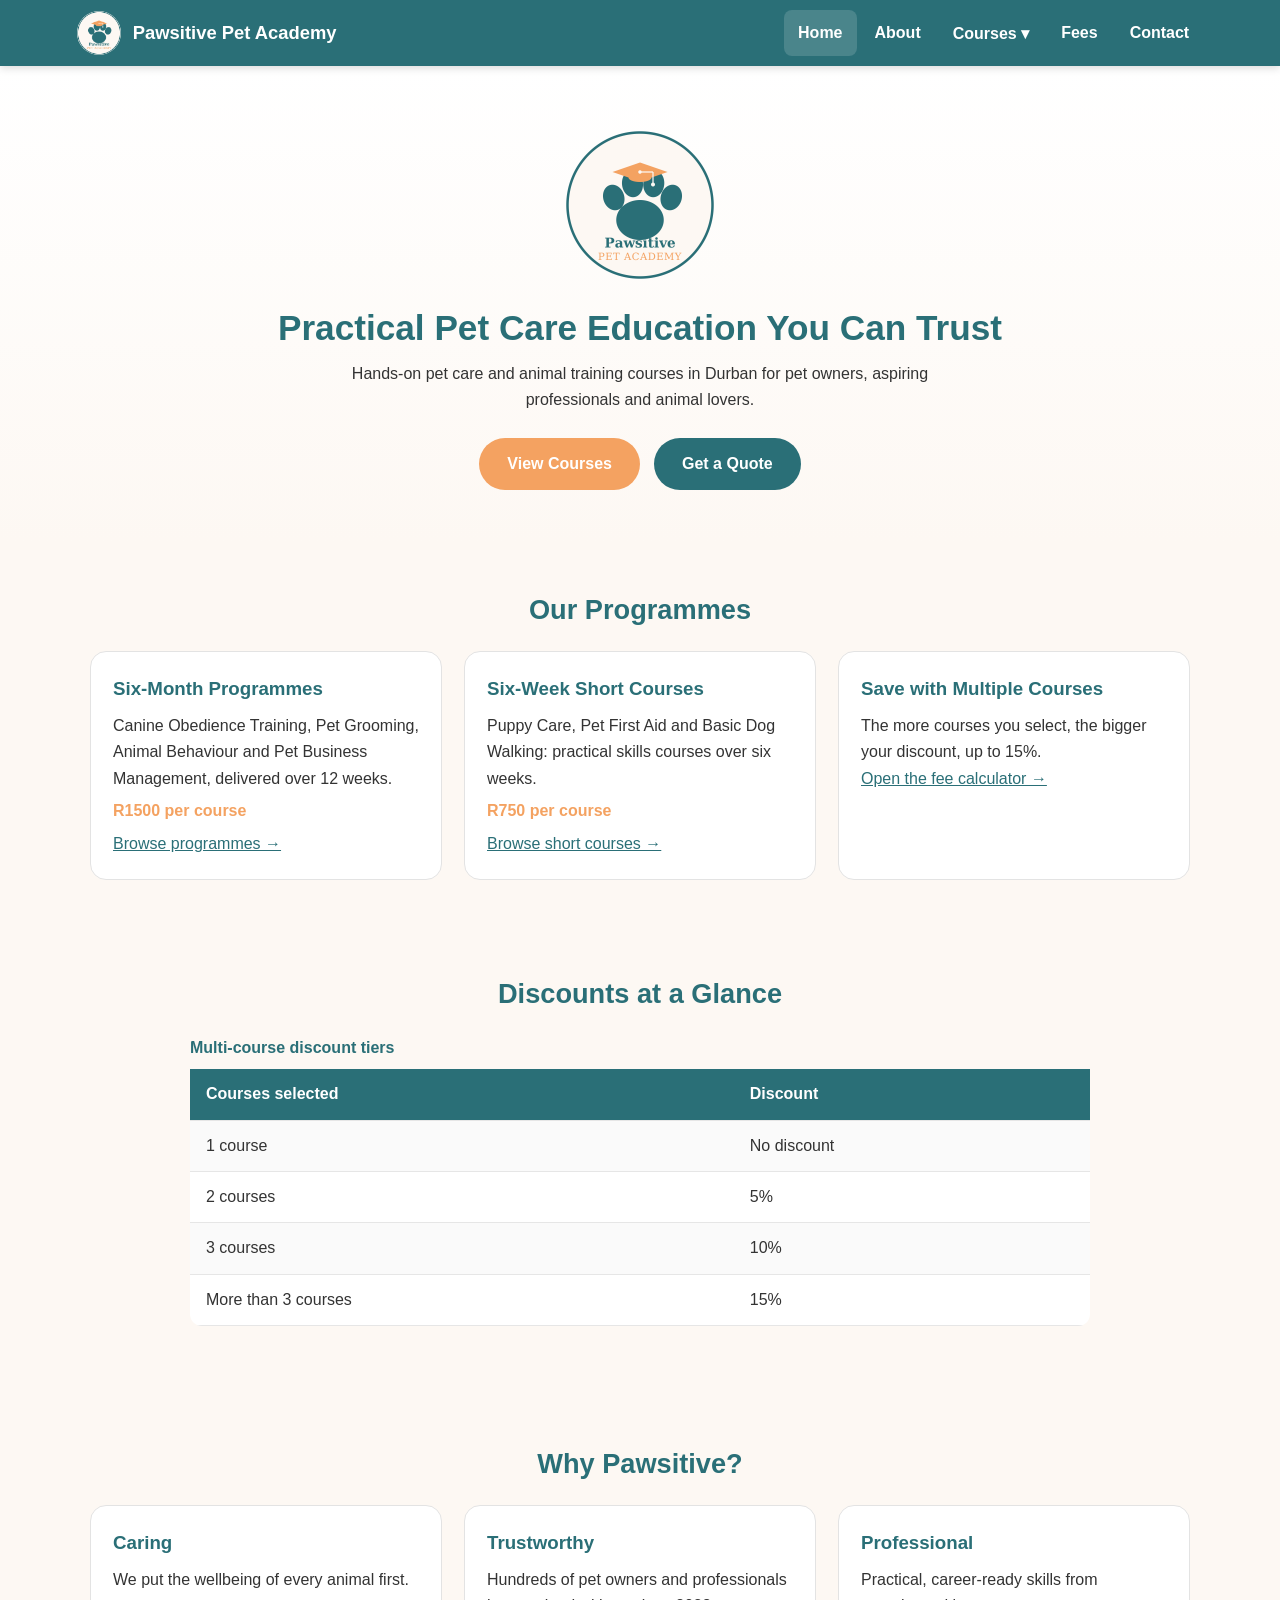
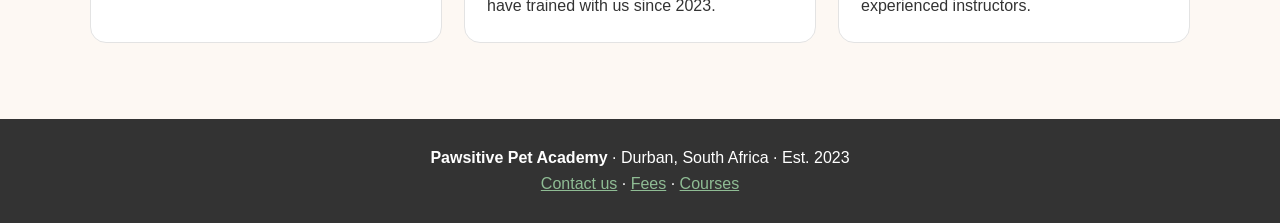
<file: docs/index.html>
<!DOCTYPE html>
<html lang="en"><head><meta charset="UTF-8"><meta name="viewport" content="width=device-width, initial-scale=1.0">
<meta name="description" content="Pawsitive Pet Academy - practical pet care education and training in Durban.">
<title>Home | Pawsitive Pet Academy</title><link rel="icon" href="assets/favicon.png"><link rel="stylesheet" href="style.css"></head>
<body><header><div class="bar"><a class="brand" href="index.html"><img src="assets/logo.png" alt="Pawsitive Pet Academy logo"><span>Pawsitive Pet Academy</span></a>
<button id="burger" aria-label="Toggle menu" aria-expanded="false">&#9776;</button>
<nav id="mainNav" aria-label="Main"><ul><li><a href="index.html" class=active aria-current=page>Home</a></li><li><a href="about.html">About</a></li><li class="dropdown"><button class="drop-toggle" aria-haspopup="true" aria-expanded="false">Courses &#9662;</button><ul class="dropdown-menu"><li><a href="courses.html"><strong>All courses overview</strong></a></li><li><span class="label">Six-month programmes</span></li><li><a href="course-canine-obedience.html">Canine Obedience Training</a></li><li><a href="course-pet-grooming.html">Pet Grooming</a></li><li><a href="course-animal-behaviour.html">Animal Behaviour</a></li><li><a href="course-pet-business-management.html">Pet Business Management</a></li><li><span class="label">Six-week short courses</span></li><li><a href="course-puppy-care.html">Puppy Care</a></li><li><a href="course-pet-first-aid.html">Pet First Aid</a></li><li><a href="course-basic-dog-walking.html">Basic Dog Walking</a></li></ul></li><li><a href="fees.html">Fees</a></li><li><a href="contact.html">Contact</a></li></ul></nav></div></header><main><div class="hero"><img class="big" src="assets/logo.png" alt="Pawsitive Pet Academy logo"><h1>Practical Pet Care Education You Can Trust</h1>
<p>Hands-on pet care and animal training courses in Durban for pet owners, aspiring professionals and animal lovers.</p>
<div class="cta-row"><a class="btn" href="courses.html">View Courses</a><a class="btn secondary" href="fees.html">Get a Quote</a></div></div>
<section><h2>Our Programmes</h2><div class="grid">
<div class="card"><h3>Six-Month Programmes</h3><p>Canine Obedience Training, Pet Grooming, Animal Behaviour and Pet Business Management, delivered over 12 weeks.</p><p class="fee">R1500 per course</p><a href="courses.html">Browse programmes &rarr;</a></div>
<div class="card"><h3>Six-Week Short Courses</h3><p>Puppy Care, Pet First Aid and Basic Dog Walking: practical skills courses over six weeks.</p><p class="fee">R750 per course</p><a href="courses.html">Browse short courses &rarr;</a></div>
<div class="card"><h3>Save with Multiple Courses</h3><p>The more courses you select, the bigger your discount, up to 15%.</p><a href="fees.html">Open the fee calculator &rarr;</a></div></div></section>
<section><h2>Discounts at a Glance</h2><div class="table-wrap"><table><caption>Multi-course discount tiers</caption><tr><th>Courses selected</th><th>Discount</th></tr><tr><td>1 course</td><td>No discount</td></tr><tr><td>2 courses</td><td>5%</td></tr><tr><td>3 courses</td><td>10%</td></tr><tr><td>More than 3 courses</td><td>15%</td></tr></table></div></section>
<section><h2>Why Pawsitive?</h2><div class="grid"><div class="card"><h3>Caring</h3><p>We put the wellbeing of every animal first.</p></div><div class="card"><h3>Trustworthy</h3><p>Hundreds of pet owners and professionals have trained with us since 2023.</p></div><div class="card"><h3>Professional</h3><p>Practical, career-ready skills from experienced instructors.</p></div></div></section></main><footer><p><strong>Pawsitive Pet Academy</strong> &middot; Durban, South Africa &middot; Est. 2023</p>
<p><a href="contact.html">Contact us</a> &middot; <a href="fees.html">Fees</a> &middot; <a href="courses.html">Courses</a></p></footer><div id="toast" role="status" aria-live="polite"></div><script src="script.js"></script></body></html>
</file>
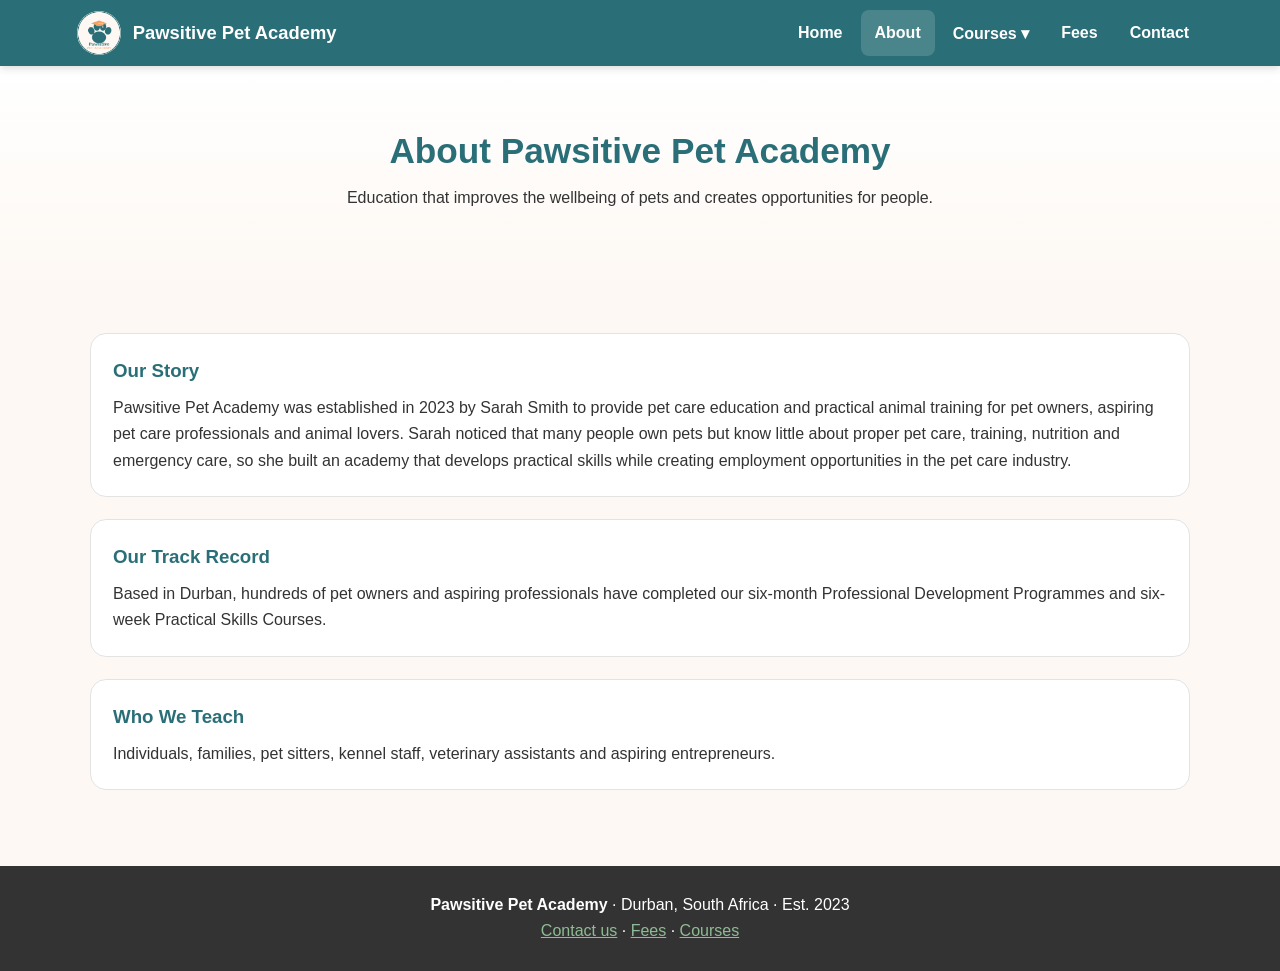
<file: docs/about.html>
<!DOCTYPE html>
<html lang="en"><head><meta charset="UTF-8"><meta name="viewport" content="width=device-width, initial-scale=1.0">
<meta name="description" content="Pawsitive Pet Academy - practical pet care education and training in Durban.">
<title>About Us | Pawsitive Pet Academy</title><link rel="icon" href="assets/favicon.png"><link rel="stylesheet" href="style.css"></head>
<body><header><div class="bar"><a class="brand" href="index.html"><img src="assets/logo.png" alt="Pawsitive Pet Academy logo"><span>Pawsitive Pet Academy</span></a>
<button id="burger" aria-label="Toggle menu" aria-expanded="false">&#9776;</button>
<nav id="mainNav" aria-label="Main"><ul><li><a href="index.html">Home</a></li><li><a href="about.html" class=active aria-current=page>About</a></li><li class="dropdown"><button class="drop-toggle" aria-haspopup="true" aria-expanded="false">Courses &#9662;</button><ul class="dropdown-menu"><li><a href="courses.html"><strong>All courses overview</strong></a></li><li><span class="label">Six-month programmes</span></li><li><a href="course-canine-obedience.html">Canine Obedience Training</a></li><li><a href="course-pet-grooming.html">Pet Grooming</a></li><li><a href="course-animal-behaviour.html">Animal Behaviour</a></li><li><a href="course-pet-business-management.html">Pet Business Management</a></li><li><span class="label">Six-week short courses</span></li><li><a href="course-puppy-care.html">Puppy Care</a></li><li><a href="course-pet-first-aid.html">Pet First Aid</a></li><li><a href="course-basic-dog-walking.html">Basic Dog Walking</a></li></ul></li><li><a href="fees.html">Fees</a></li><li><a href="contact.html">Contact</a></li></ul></nav></div></header><main><div class="hero"><h1>About Pawsitive Pet Academy</h1><p>Education that improves the wellbeing of pets and creates opportunities for people.</p></div>
<section><div class="grid" style="grid-template-columns:1fr">
<div class="card"><h3>Our Story</h3><p>Pawsitive Pet Academy was established in 2023 by Sarah Smith to provide pet care education and practical animal training for pet owners, aspiring pet care professionals and animal lovers. Sarah noticed that many people own pets but know little about proper pet care, training, nutrition and emergency care, so she built an academy that develops practical skills while creating employment opportunities in the pet care industry.</p></div>
<div class="card"><h3>Our Track Record</h3><p>Based in Durban, hundreds of pet owners and aspiring professionals have completed our six-month Professional Development Programmes and six-week Practical Skills Courses.</p></div>
<div class="card"><h3>Who We Teach</h3><p>Individuals, families, pet sitters, kennel staff, veterinary assistants and aspiring entrepreneurs.</p></div></div></section></main><footer><p><strong>Pawsitive Pet Academy</strong> &middot; Durban, South Africa &middot; Est. 2023</p>
<p><a href="contact.html">Contact us</a> &middot; <a href="fees.html">Fees</a> &middot; <a href="courses.html">Courses</a></p></footer><div id="toast" role="status" aria-live="polite"></div><script src="script.js"></script></body></html>
</file>
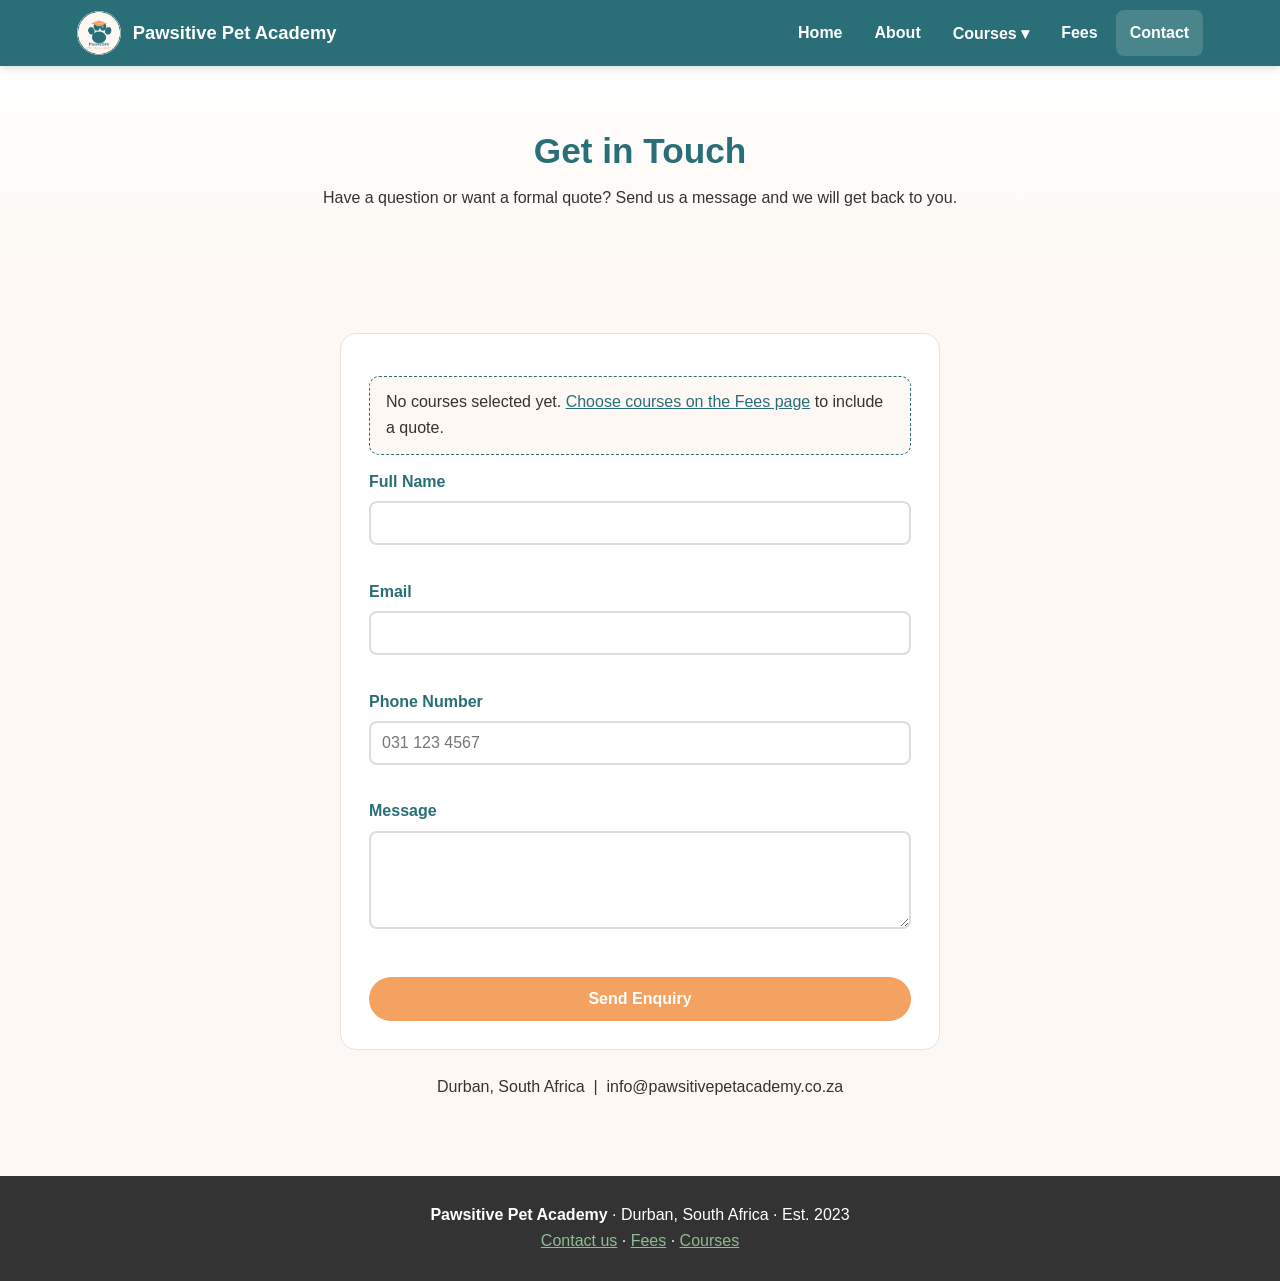
<file: docs/contact.html>
<!DOCTYPE html>
<html lang="en"><head><meta charset="UTF-8"><meta name="viewport" content="width=device-width, initial-scale=1.0">
<meta name="description" content="Pawsitive Pet Academy - practical pet care education and training in Durban.">
<title>Contact | Pawsitive Pet Academy</title><link rel="icon" href="assets/favicon.png"><link rel="stylesheet" href="style.css"></head>
<body><header><div class="bar"><a class="brand" href="index.html"><img src="assets/logo.png" alt="Pawsitive Pet Academy logo"><span>Pawsitive Pet Academy</span></a>
<button id="burger" aria-label="Toggle menu" aria-expanded="false">&#9776;</button>
<nav id="mainNav" aria-label="Main"><ul><li><a href="index.html">Home</a></li><li><a href="about.html">About</a></li><li class="dropdown"><button class="drop-toggle" aria-haspopup="true" aria-expanded="false">Courses &#9662;</button><ul class="dropdown-menu"><li><a href="courses.html"><strong>All courses overview</strong></a></li><li><span class="label">Six-month programmes</span></li><li><a href="course-canine-obedience.html">Canine Obedience Training</a></li><li><a href="course-pet-grooming.html">Pet Grooming</a></li><li><a href="course-animal-behaviour.html">Animal Behaviour</a></li><li><a href="course-pet-business-management.html">Pet Business Management</a></li><li><span class="label">Six-week short courses</span></li><li><a href="course-puppy-care.html">Puppy Care</a></li><li><a href="course-pet-first-aid.html">Pet First Aid</a></li><li><a href="course-basic-dog-walking.html">Basic Dog Walking</a></li></ul></li><li><a href="fees.html">Fees</a></li><li><a href="contact.html" class=active aria-current=page>Contact</a></li></ul></nav></div></header><main><div class="hero"><h1>Get in Touch</h1><p>Have a question or want a formal quote? Send us a message and we will get back to you.</p></div>
<section><form id="enquiryForm" novalidate><div id="formBanner" class="alert" role="alert"></div>
<div id="quoteSummary" class="summary-box"></div>
<label for="name">Full Name</label><input type="text" id="name" autocomplete="name"><div class="field-error" id="nameError" aria-live="polite"></div>
<label for="email">Email</label><input type="email" id="email" autocomplete="email"><div class="field-error" id="emailError" aria-live="polite"></div>
<label for="phone">Phone Number</label><input type="tel" id="phone" autocomplete="tel" placeholder="031 123 4567"><div class="field-error" id="phoneError" aria-live="polite"></div>
<label for="message">Message</label><textarea id="message" rows="4"></textarea><div class="field-error" id="messageError" aria-live="polite"></div>
<button type="submit" class="btn">Send Enquiry</button></form>
<p style="text-align:center;margin-top:24px">Durban, South Africa &nbsp;|&nbsp; info@pawsitivepetacademy.co.za</p></section></main><footer><p><strong>Pawsitive Pet Academy</strong> &middot; Durban, South Africa &middot; Est. 2023</p>
<p><a href="contact.html">Contact us</a> &middot; <a href="fees.html">Fees</a> &middot; <a href="courses.html">Courses</a></p></footer><div id="toast" role="status" aria-live="polite"></div><script src="script.js"></script></body></html>
</file>
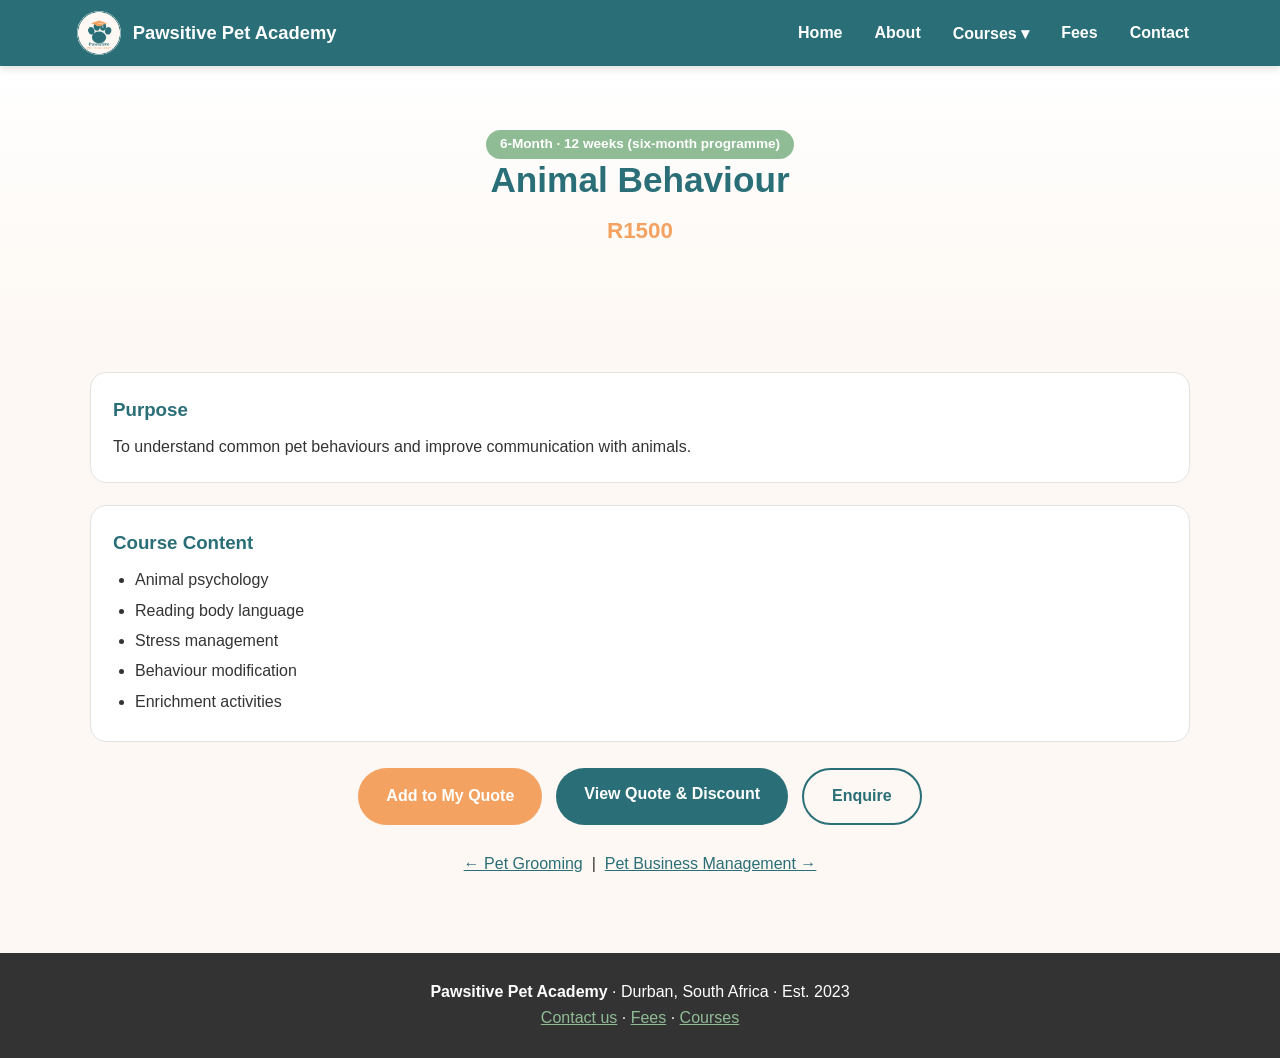
<file: docs/course-animal-behaviour.html>
<!DOCTYPE html>
<html lang="en"><head><meta charset="UTF-8"><meta name="viewport" content="width=device-width, initial-scale=1.0">
<meta name="description" content="Pawsitive Pet Academy - practical pet care education and training in Durban.">
<title>Animal Behaviour | Pawsitive Pet Academy</title><link rel="icon" href="assets/favicon.png"><link rel="stylesheet" href="style.css"></head>
<body><header><div class="bar"><a class="brand" href="index.html"><img src="assets/logo.png" alt="Pawsitive Pet Academy logo"><span>Pawsitive Pet Academy</span></a>
<button id="burger" aria-label="Toggle menu" aria-expanded="false">&#9776;</button>
<nav id="mainNav" aria-label="Main"><ul><li><a href="index.html">Home</a></li><li><a href="about.html">About</a></li><li class="dropdown"><button class="drop-toggle" aria-haspopup="true" aria-expanded="false">Courses &#9662;</button><ul class="dropdown-menu"><li><a href="courses.html"><strong>All courses overview</strong></a></li><li><span class="label">Six-month programmes</span></li><li><a href="course-canine-obedience.html">Canine Obedience Training</a></li><li><a href="course-pet-grooming.html">Pet Grooming</a></li><li><a href="course-animal-behaviour.html">Animal Behaviour</a></li><li><a href="course-pet-business-management.html">Pet Business Management</a></li><li><span class="label">Six-week short courses</span></li><li><a href="course-puppy-care.html">Puppy Care</a></li><li><a href="course-pet-first-aid.html">Pet First Aid</a></li><li><a href="course-basic-dog-walking.html">Basic Dog Walking</a></li></ul></li><li><a href="fees.html">Fees</a></li><li><a href="contact.html">Contact</a></li></ul></nav></div></header><main><div class="hero"><span class="badge">6-Month &middot; 12 weeks (six-month programme)</span><h1>Animal Behaviour</h1><p class="fee" style="font-size:1.4rem;color:#F4A261;font-weight:800">R1500</p></div>
<section><div class="grid" style="grid-template-columns:1fr"><div class="card"><h3>Purpose</h3><p>To understand common pet behaviours and improve communication with animals.</p></div><div class="card"><h3>Course Content</h3><ul class="content-list"><li>Animal psychology</li><li>Reading body language</li><li>Stress management</li><li>Behaviour modification</li><li>Enrichment activities</li></ul></div></div>
<div class="cta-row" style="margin-top:26px"><button class="btn add-quote" data-course="Animal Behaviour" data-fee="1500">Add to My Quote</button><a class="btn secondary" href="fees.html">View Quote &amp; Discount</a><a class="btn outline" href="contact.html">Enquire</a></div>
<p style="text-align:center;margin-top:26px"><a href="course-pet-grooming.html">&larr; Pet Grooming</a> &nbsp;|&nbsp; <a href="course-pet-business-management.html">Pet Business Management &rarr;</a></p></section></main><footer><p><strong>Pawsitive Pet Academy</strong> &middot; Durban, South Africa &middot; Est. 2023</p>
<p><a href="contact.html">Contact us</a> &middot; <a href="fees.html">Fees</a> &middot; <a href="courses.html">Courses</a></p></footer><div id="toast" role="status" aria-live="polite"></div><script src="script.js"></script></body></html>
</file>
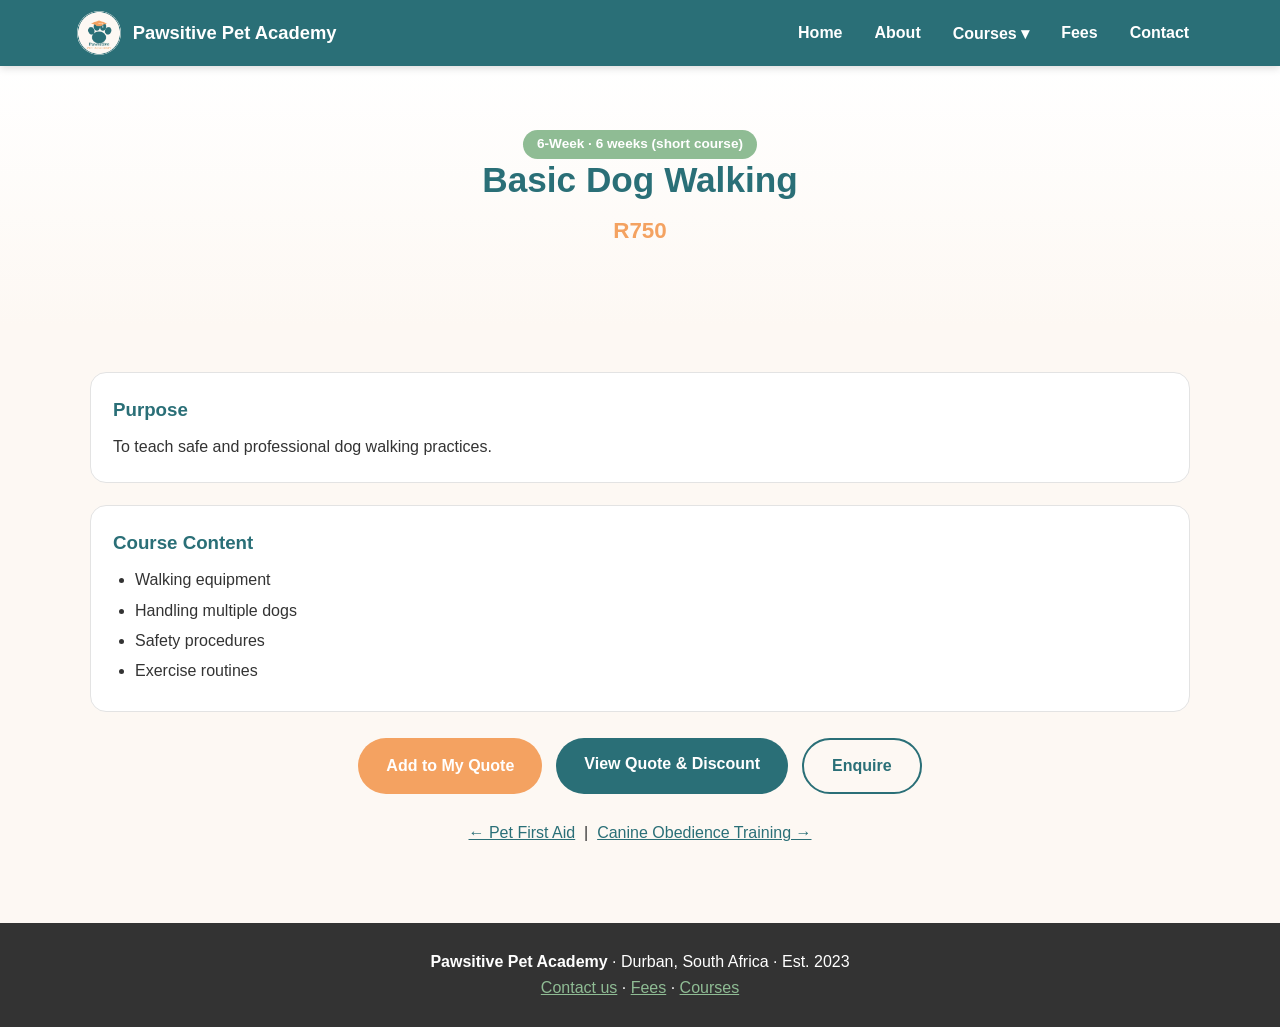
<file: docs/course-basic-dog-walking.html>
<!DOCTYPE html>
<html lang="en"><head><meta charset="UTF-8"><meta name="viewport" content="width=device-width, initial-scale=1.0">
<meta name="description" content="Pawsitive Pet Academy - practical pet care education and training in Durban.">
<title>Basic Dog Walking | Pawsitive Pet Academy</title><link rel="icon" href="assets/favicon.png"><link rel="stylesheet" href="style.css"></head>
<body><header><div class="bar"><a class="brand" href="index.html"><img src="assets/logo.png" alt="Pawsitive Pet Academy logo"><span>Pawsitive Pet Academy</span></a>
<button id="burger" aria-label="Toggle menu" aria-expanded="false">&#9776;</button>
<nav id="mainNav" aria-label="Main"><ul><li><a href="index.html">Home</a></li><li><a href="about.html">About</a></li><li class="dropdown"><button class="drop-toggle" aria-haspopup="true" aria-expanded="false">Courses &#9662;</button><ul class="dropdown-menu"><li><a href="courses.html"><strong>All courses overview</strong></a></li><li><span class="label">Six-month programmes</span></li><li><a href="course-canine-obedience.html">Canine Obedience Training</a></li><li><a href="course-pet-grooming.html">Pet Grooming</a></li><li><a href="course-animal-behaviour.html">Animal Behaviour</a></li><li><a href="course-pet-business-management.html">Pet Business Management</a></li><li><span class="label">Six-week short courses</span></li><li><a href="course-puppy-care.html">Puppy Care</a></li><li><a href="course-pet-first-aid.html">Pet First Aid</a></li><li><a href="course-basic-dog-walking.html">Basic Dog Walking</a></li></ul></li><li><a href="fees.html">Fees</a></li><li><a href="contact.html">Contact</a></li></ul></nav></div></header><main><div class="hero"><span class="badge">6-Week &middot; 6 weeks (short course)</span><h1>Basic Dog Walking</h1><p class="fee" style="font-size:1.4rem;color:#F4A261;font-weight:800">R750</p></div>
<section><div class="grid" style="grid-template-columns:1fr"><div class="card"><h3>Purpose</h3><p>To teach safe and professional dog walking practices.</p></div><div class="card"><h3>Course Content</h3><ul class="content-list"><li>Walking equipment</li><li>Handling multiple dogs</li><li>Safety procedures</li><li>Exercise routines</li></ul></div></div>
<div class="cta-row" style="margin-top:26px"><button class="btn add-quote" data-course="Basic Dog Walking" data-fee="750">Add to My Quote</button><a class="btn secondary" href="fees.html">View Quote &amp; Discount</a><a class="btn outline" href="contact.html">Enquire</a></div>
<p style="text-align:center;margin-top:26px"><a href="course-pet-first-aid.html">&larr; Pet First Aid</a> &nbsp;|&nbsp; <a href="course-canine-obedience.html">Canine Obedience Training &rarr;</a></p></section></main><footer><p><strong>Pawsitive Pet Academy</strong> &middot; Durban, South Africa &middot; Est. 2023</p>
<p><a href="contact.html">Contact us</a> &middot; <a href="fees.html">Fees</a> &middot; <a href="courses.html">Courses</a></p></footer><div id="toast" role="status" aria-live="polite"></div><script src="script.js"></script></body></html>
</file>
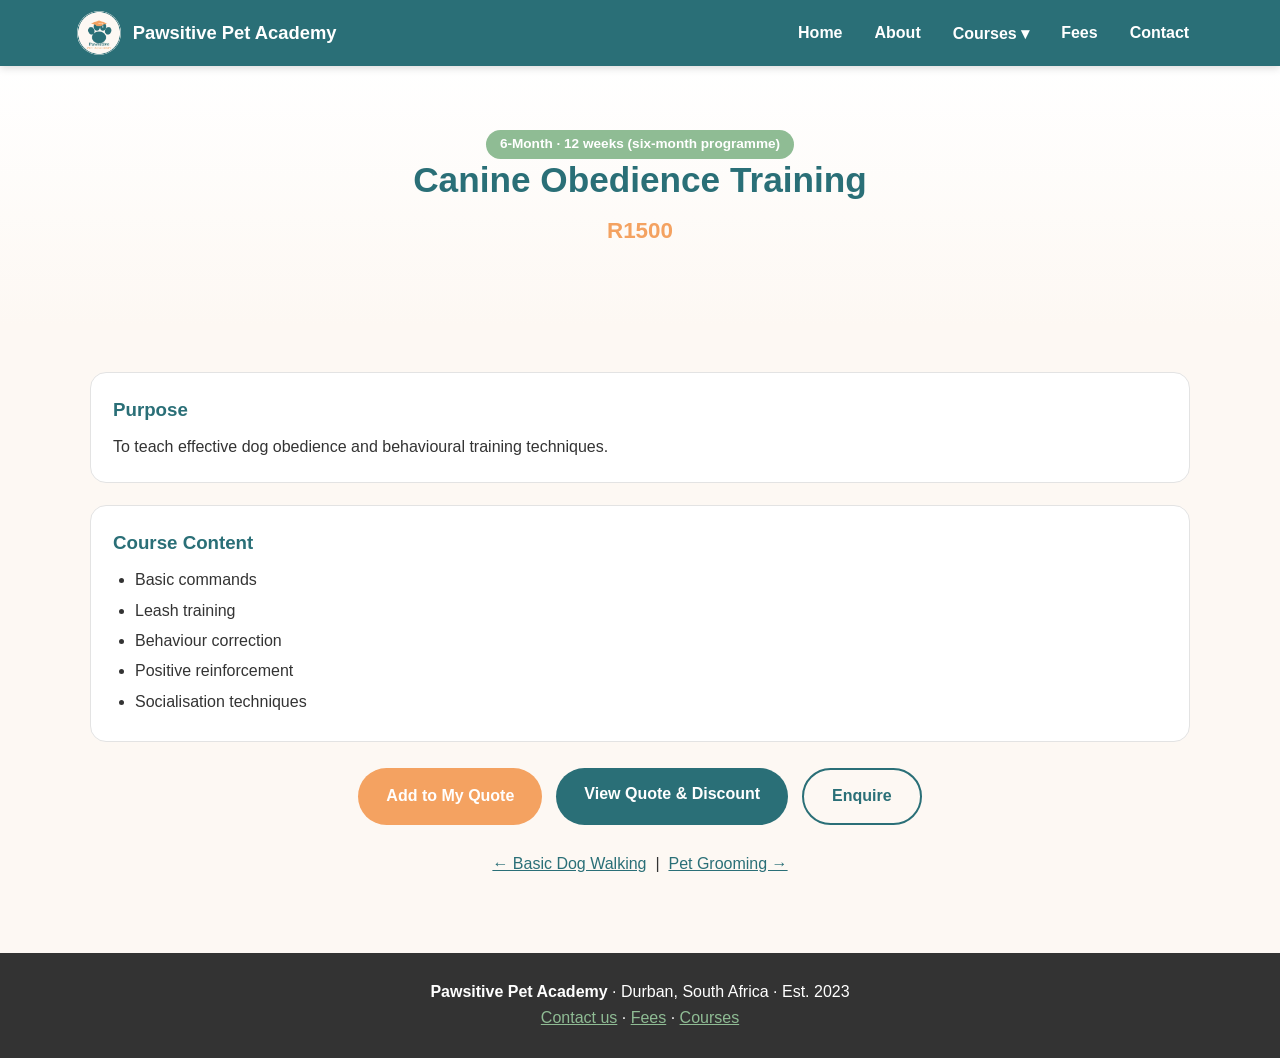
<file: docs/course-canine-obedience.html>
<!DOCTYPE html>
<html lang="en"><head><meta charset="UTF-8"><meta name="viewport" content="width=device-width, initial-scale=1.0">
<meta name="description" content="Pawsitive Pet Academy - practical pet care education and training in Durban.">
<title>Canine Obedience Training | Pawsitive Pet Academy</title><link rel="icon" href="assets/favicon.png"><link rel="stylesheet" href="style.css"></head>
<body><header><div class="bar"><a class="brand" href="index.html"><img src="assets/logo.png" alt="Pawsitive Pet Academy logo"><span>Pawsitive Pet Academy</span></a>
<button id="burger" aria-label="Toggle menu" aria-expanded="false">&#9776;</button>
<nav id="mainNav" aria-label="Main"><ul><li><a href="index.html">Home</a></li><li><a href="about.html">About</a></li><li class="dropdown"><button class="drop-toggle" aria-haspopup="true" aria-expanded="false">Courses &#9662;</button><ul class="dropdown-menu"><li><a href="courses.html"><strong>All courses overview</strong></a></li><li><span class="label">Six-month programmes</span></li><li><a href="course-canine-obedience.html">Canine Obedience Training</a></li><li><a href="course-pet-grooming.html">Pet Grooming</a></li><li><a href="course-animal-behaviour.html">Animal Behaviour</a></li><li><a href="course-pet-business-management.html">Pet Business Management</a></li><li><span class="label">Six-week short courses</span></li><li><a href="course-puppy-care.html">Puppy Care</a></li><li><a href="course-pet-first-aid.html">Pet First Aid</a></li><li><a href="course-basic-dog-walking.html">Basic Dog Walking</a></li></ul></li><li><a href="fees.html">Fees</a></li><li><a href="contact.html">Contact</a></li></ul></nav></div></header><main><div class="hero"><span class="badge">6-Month &middot; 12 weeks (six-month programme)</span><h1>Canine Obedience Training</h1><p class="fee" style="font-size:1.4rem;color:#F4A261;font-weight:800">R1500</p></div>
<section><div class="grid" style="grid-template-columns:1fr"><div class="card"><h3>Purpose</h3><p>To teach effective dog obedience and behavioural training techniques.</p></div><div class="card"><h3>Course Content</h3><ul class="content-list"><li>Basic commands</li><li>Leash training</li><li>Behaviour correction</li><li>Positive reinforcement</li><li>Socialisation techniques</li></ul></div></div>
<div class="cta-row" style="margin-top:26px"><button class="btn add-quote" data-course="Canine Obedience Training" data-fee="1500">Add to My Quote</button><a class="btn secondary" href="fees.html">View Quote &amp; Discount</a><a class="btn outline" href="contact.html">Enquire</a></div>
<p style="text-align:center;margin-top:26px"><a href="course-basic-dog-walking.html">&larr; Basic Dog Walking</a> &nbsp;|&nbsp; <a href="course-pet-grooming.html">Pet Grooming &rarr;</a></p></section></main><footer><p><strong>Pawsitive Pet Academy</strong> &middot; Durban, South Africa &middot; Est. 2023</p>
<p><a href="contact.html">Contact us</a> &middot; <a href="fees.html">Fees</a> &middot; <a href="courses.html">Courses</a></p></footer><div id="toast" role="status" aria-live="polite"></div><script src="script.js"></script></body></html>
</file>
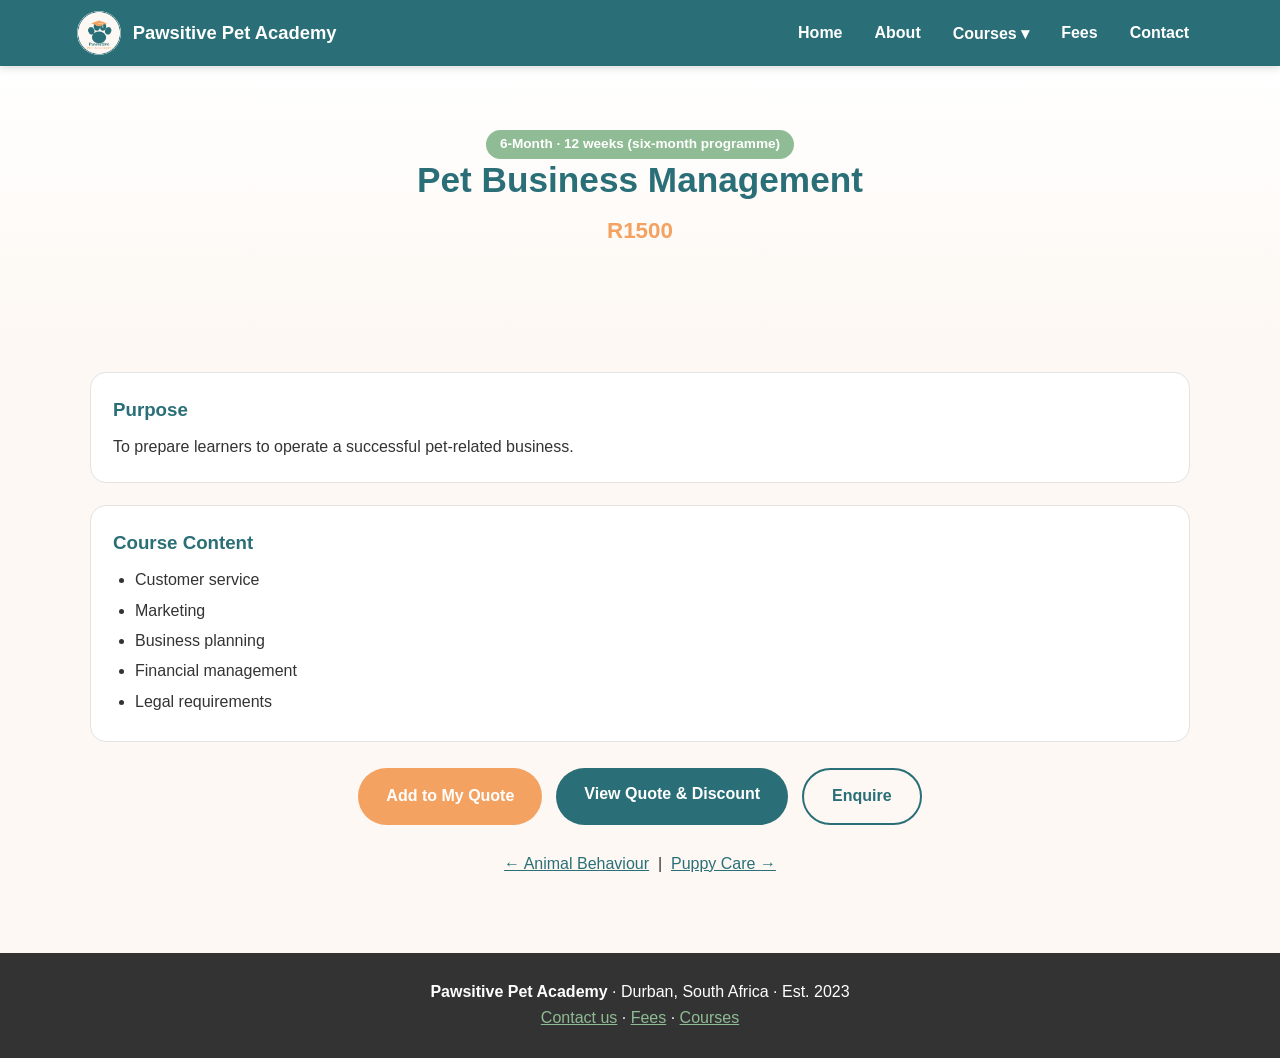
<file: docs/course-pet-business-management.html>
<!DOCTYPE html>
<html lang="en"><head><meta charset="UTF-8"><meta name="viewport" content="width=device-width, initial-scale=1.0">
<meta name="description" content="Pawsitive Pet Academy - practical pet care education and training in Durban.">
<title>Pet Business Management | Pawsitive Pet Academy</title><link rel="icon" href="assets/favicon.png"><link rel="stylesheet" href="style.css"></head>
<body><header><div class="bar"><a class="brand" href="index.html"><img src="assets/logo.png" alt="Pawsitive Pet Academy logo"><span>Pawsitive Pet Academy</span></a>
<button id="burger" aria-label="Toggle menu" aria-expanded="false">&#9776;</button>
<nav id="mainNav" aria-label="Main"><ul><li><a href="index.html">Home</a></li><li><a href="about.html">About</a></li><li class="dropdown"><button class="drop-toggle" aria-haspopup="true" aria-expanded="false">Courses &#9662;</button><ul class="dropdown-menu"><li><a href="courses.html"><strong>All courses overview</strong></a></li><li><span class="label">Six-month programmes</span></li><li><a href="course-canine-obedience.html">Canine Obedience Training</a></li><li><a href="course-pet-grooming.html">Pet Grooming</a></li><li><a href="course-animal-behaviour.html">Animal Behaviour</a></li><li><a href="course-pet-business-management.html">Pet Business Management</a></li><li><span class="label">Six-week short courses</span></li><li><a href="course-puppy-care.html">Puppy Care</a></li><li><a href="course-pet-first-aid.html">Pet First Aid</a></li><li><a href="course-basic-dog-walking.html">Basic Dog Walking</a></li></ul></li><li><a href="fees.html">Fees</a></li><li><a href="contact.html">Contact</a></li></ul></nav></div></header><main><div class="hero"><span class="badge">6-Month &middot; 12 weeks (six-month programme)</span><h1>Pet Business Management</h1><p class="fee" style="font-size:1.4rem;color:#F4A261;font-weight:800">R1500</p></div>
<section><div class="grid" style="grid-template-columns:1fr"><div class="card"><h3>Purpose</h3><p>To prepare learners to operate a successful pet-related business.</p></div><div class="card"><h3>Course Content</h3><ul class="content-list"><li>Customer service</li><li>Marketing</li><li>Business planning</li><li>Financial management</li><li>Legal requirements</li></ul></div></div>
<div class="cta-row" style="margin-top:26px"><button class="btn add-quote" data-course="Pet Business Management" data-fee="1500">Add to My Quote</button><a class="btn secondary" href="fees.html">View Quote &amp; Discount</a><a class="btn outline" href="contact.html">Enquire</a></div>
<p style="text-align:center;margin-top:26px"><a href="course-animal-behaviour.html">&larr; Animal Behaviour</a> &nbsp;|&nbsp; <a href="course-puppy-care.html">Puppy Care &rarr;</a></p></section></main><footer><p><strong>Pawsitive Pet Academy</strong> &middot; Durban, South Africa &middot; Est. 2023</p>
<p><a href="contact.html">Contact us</a> &middot; <a href="fees.html">Fees</a> &middot; <a href="courses.html">Courses</a></p></footer><div id="toast" role="status" aria-live="polite"></div><script src="script.js"></script></body></html>
</file>
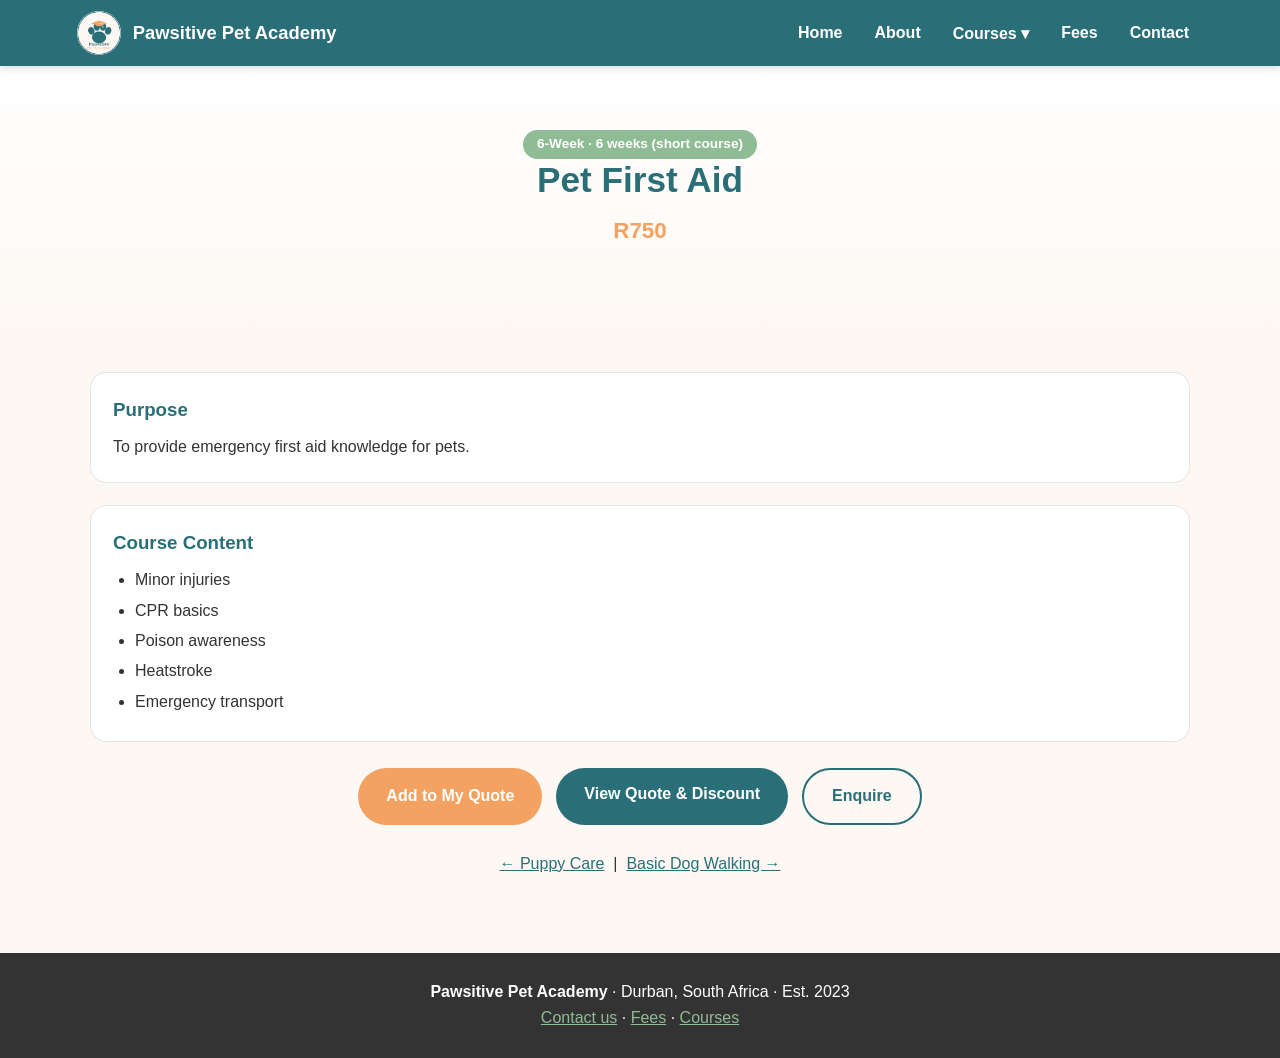
<file: docs/course-pet-first-aid.html>
<!DOCTYPE html>
<html lang="en"><head><meta charset="UTF-8"><meta name="viewport" content="width=device-width, initial-scale=1.0">
<meta name="description" content="Pawsitive Pet Academy - practical pet care education and training in Durban.">
<title>Pet First Aid | Pawsitive Pet Academy</title><link rel="icon" href="assets/favicon.png"><link rel="stylesheet" href="style.css"></head>
<body><header><div class="bar"><a class="brand" href="index.html"><img src="assets/logo.png" alt="Pawsitive Pet Academy logo"><span>Pawsitive Pet Academy</span></a>
<button id="burger" aria-label="Toggle menu" aria-expanded="false">&#9776;</button>
<nav id="mainNav" aria-label="Main"><ul><li><a href="index.html">Home</a></li><li><a href="about.html">About</a></li><li class="dropdown"><button class="drop-toggle" aria-haspopup="true" aria-expanded="false">Courses &#9662;</button><ul class="dropdown-menu"><li><a href="courses.html"><strong>All courses overview</strong></a></li><li><span class="label">Six-month programmes</span></li><li><a href="course-canine-obedience.html">Canine Obedience Training</a></li><li><a href="course-pet-grooming.html">Pet Grooming</a></li><li><a href="course-animal-behaviour.html">Animal Behaviour</a></li><li><a href="course-pet-business-management.html">Pet Business Management</a></li><li><span class="label">Six-week short courses</span></li><li><a href="course-puppy-care.html">Puppy Care</a></li><li><a href="course-pet-first-aid.html">Pet First Aid</a></li><li><a href="course-basic-dog-walking.html">Basic Dog Walking</a></li></ul></li><li><a href="fees.html">Fees</a></li><li><a href="contact.html">Contact</a></li></ul></nav></div></header><main><div class="hero"><span class="badge">6-Week &middot; 6 weeks (short course)</span><h1>Pet First Aid</h1><p class="fee" style="font-size:1.4rem;color:#F4A261;font-weight:800">R750</p></div>
<section><div class="grid" style="grid-template-columns:1fr"><div class="card"><h3>Purpose</h3><p>To provide emergency first aid knowledge for pets.</p></div><div class="card"><h3>Course Content</h3><ul class="content-list"><li>Minor injuries</li><li>CPR basics</li><li>Poison awareness</li><li>Heatstroke</li><li>Emergency transport</li></ul></div></div>
<div class="cta-row" style="margin-top:26px"><button class="btn add-quote" data-course="Pet First Aid" data-fee="750">Add to My Quote</button><a class="btn secondary" href="fees.html">View Quote &amp; Discount</a><a class="btn outline" href="contact.html">Enquire</a></div>
<p style="text-align:center;margin-top:26px"><a href="course-puppy-care.html">&larr; Puppy Care</a> &nbsp;|&nbsp; <a href="course-basic-dog-walking.html">Basic Dog Walking &rarr;</a></p></section></main><footer><p><strong>Pawsitive Pet Academy</strong> &middot; Durban, South Africa &middot; Est. 2023</p>
<p><a href="contact.html">Contact us</a> &middot; <a href="fees.html">Fees</a> &middot; <a href="courses.html">Courses</a></p></footer><div id="toast" role="status" aria-live="polite"></div><script src="script.js"></script></body></html>
</file>
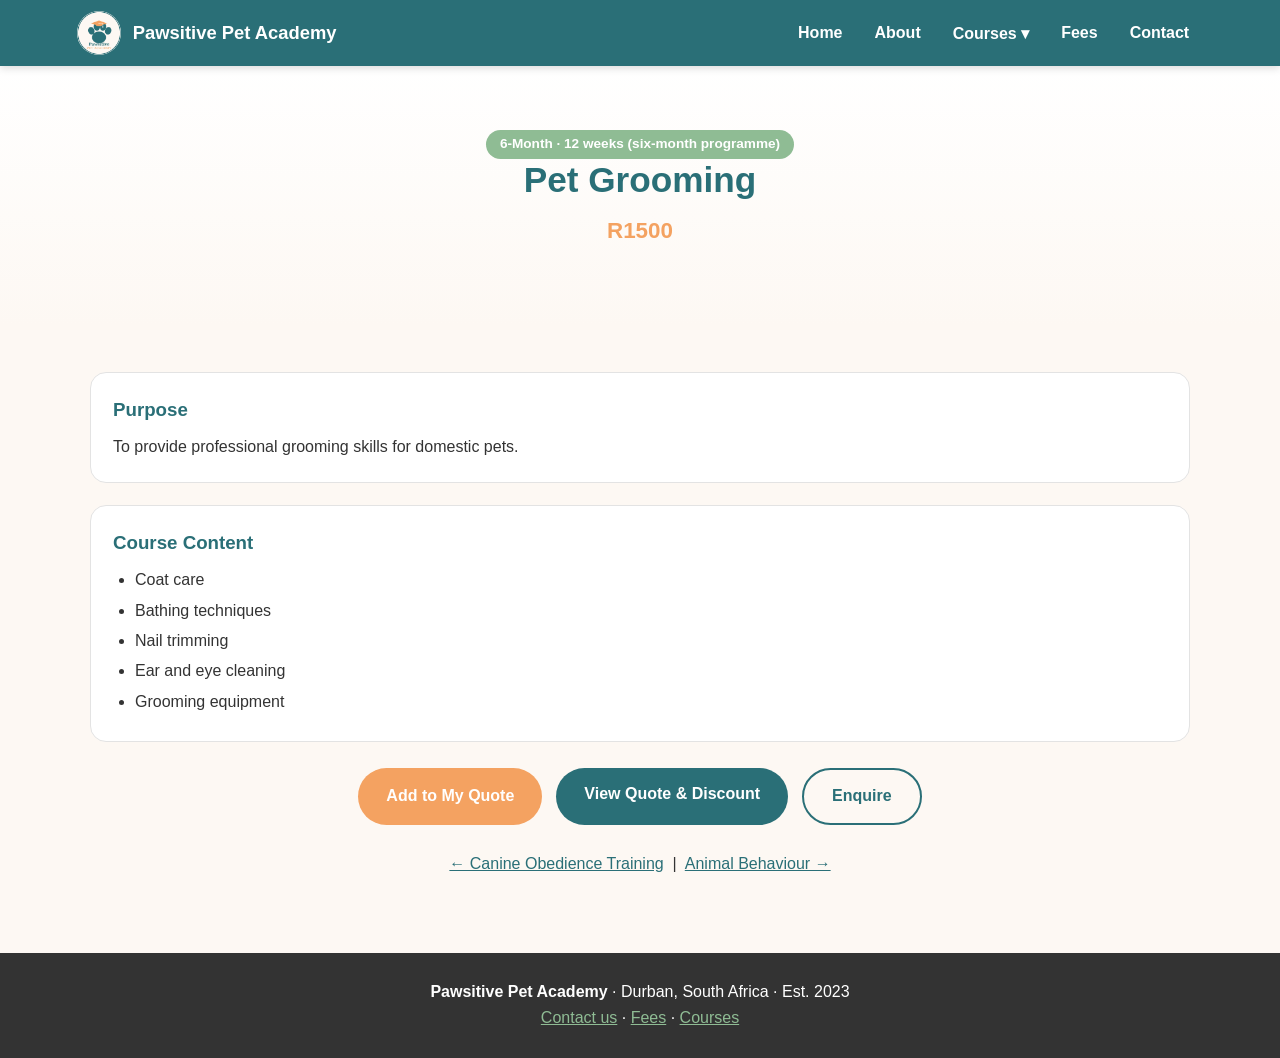
<file: docs/course-pet-grooming.html>
<!DOCTYPE html>
<html lang="en"><head><meta charset="UTF-8"><meta name="viewport" content="width=device-width, initial-scale=1.0">
<meta name="description" content="Pawsitive Pet Academy - practical pet care education and training in Durban.">
<title>Pet Grooming | Pawsitive Pet Academy</title><link rel="icon" href="assets/favicon.png"><link rel="stylesheet" href="style.css"></head>
<body><header><div class="bar"><a class="brand" href="index.html"><img src="assets/logo.png" alt="Pawsitive Pet Academy logo"><span>Pawsitive Pet Academy</span></a>
<button id="burger" aria-label="Toggle menu" aria-expanded="false">&#9776;</button>
<nav id="mainNav" aria-label="Main"><ul><li><a href="index.html">Home</a></li><li><a href="about.html">About</a></li><li class="dropdown"><button class="drop-toggle" aria-haspopup="true" aria-expanded="false">Courses &#9662;</button><ul class="dropdown-menu"><li><a href="courses.html"><strong>All courses overview</strong></a></li><li><span class="label">Six-month programmes</span></li><li><a href="course-canine-obedience.html">Canine Obedience Training</a></li><li><a href="course-pet-grooming.html">Pet Grooming</a></li><li><a href="course-animal-behaviour.html">Animal Behaviour</a></li><li><a href="course-pet-business-management.html">Pet Business Management</a></li><li><span class="label">Six-week short courses</span></li><li><a href="course-puppy-care.html">Puppy Care</a></li><li><a href="course-pet-first-aid.html">Pet First Aid</a></li><li><a href="course-basic-dog-walking.html">Basic Dog Walking</a></li></ul></li><li><a href="fees.html">Fees</a></li><li><a href="contact.html">Contact</a></li></ul></nav></div></header><main><div class="hero"><span class="badge">6-Month &middot; 12 weeks (six-month programme)</span><h1>Pet Grooming</h1><p class="fee" style="font-size:1.4rem;color:#F4A261;font-weight:800">R1500</p></div>
<section><div class="grid" style="grid-template-columns:1fr"><div class="card"><h3>Purpose</h3><p>To provide professional grooming skills for domestic pets.</p></div><div class="card"><h3>Course Content</h3><ul class="content-list"><li>Coat care</li><li>Bathing techniques</li><li>Nail trimming</li><li>Ear and eye cleaning</li><li>Grooming equipment</li></ul></div></div>
<div class="cta-row" style="margin-top:26px"><button class="btn add-quote" data-course="Pet Grooming" data-fee="1500">Add to My Quote</button><a class="btn secondary" href="fees.html">View Quote &amp; Discount</a><a class="btn outline" href="contact.html">Enquire</a></div>
<p style="text-align:center;margin-top:26px"><a href="course-canine-obedience.html">&larr; Canine Obedience Training</a> &nbsp;|&nbsp; <a href="course-animal-behaviour.html">Animal Behaviour &rarr;</a></p></section></main><footer><p><strong>Pawsitive Pet Academy</strong> &middot; Durban, South Africa &middot; Est. 2023</p>
<p><a href="contact.html">Contact us</a> &middot; <a href="fees.html">Fees</a> &middot; <a href="courses.html">Courses</a></p></footer><div id="toast" role="status" aria-live="polite"></div><script src="script.js"></script></body></html>
</file>
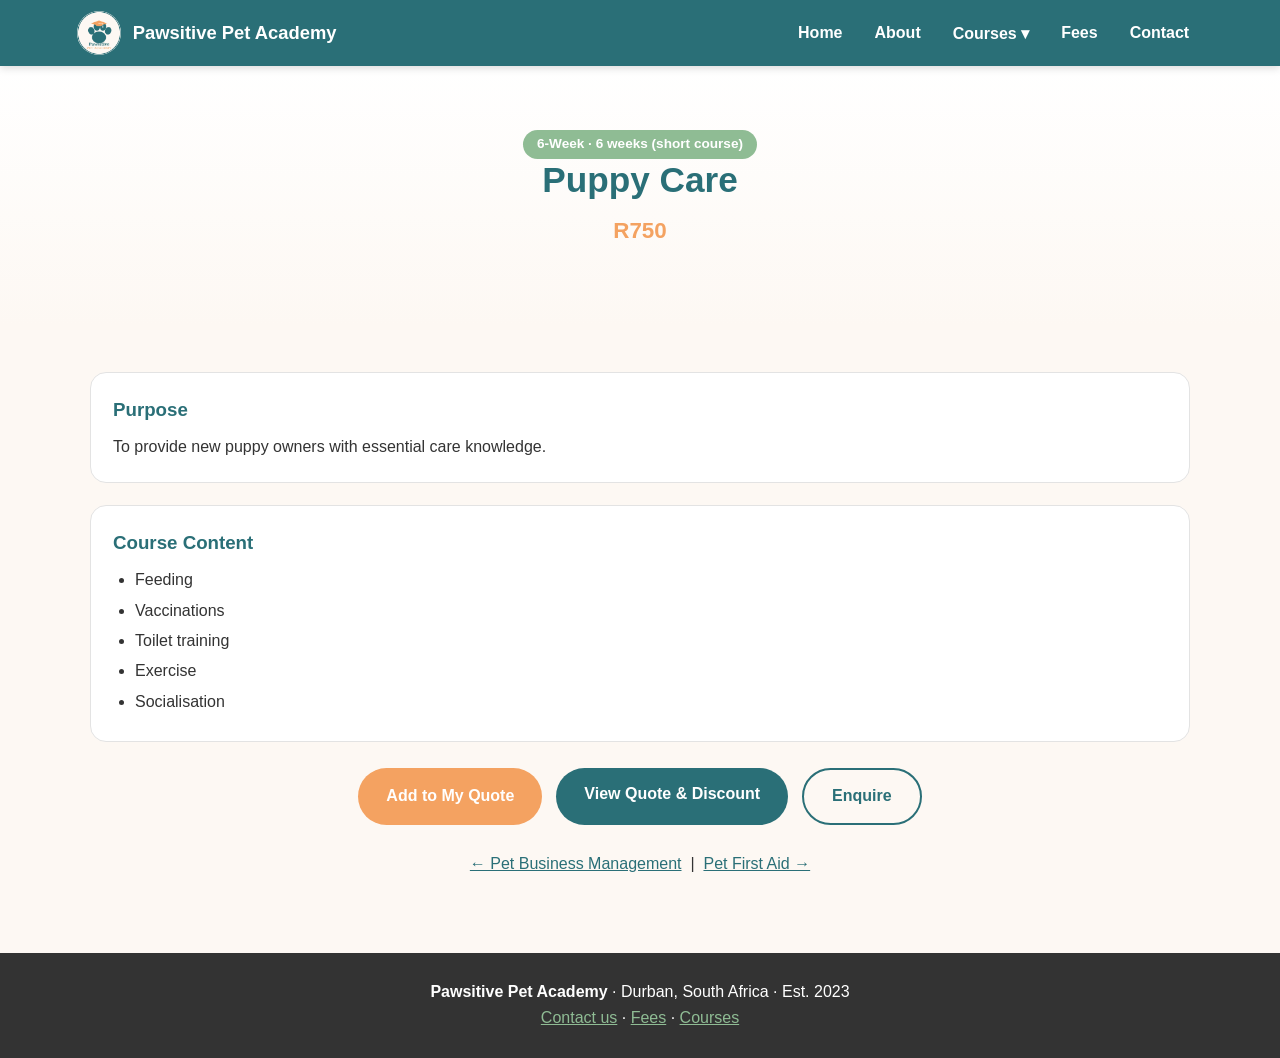
<file: docs/course-puppy-care.html>
<!DOCTYPE html>
<html lang="en"><head><meta charset="UTF-8"><meta name="viewport" content="width=device-width, initial-scale=1.0">
<meta name="description" content="Pawsitive Pet Academy - practical pet care education and training in Durban.">
<title>Puppy Care | Pawsitive Pet Academy</title><link rel="icon" href="assets/favicon.png"><link rel="stylesheet" href="style.css"></head>
<body><header><div class="bar"><a class="brand" href="index.html"><img src="assets/logo.png" alt="Pawsitive Pet Academy logo"><span>Pawsitive Pet Academy</span></a>
<button id="burger" aria-label="Toggle menu" aria-expanded="false">&#9776;</button>
<nav id="mainNav" aria-label="Main"><ul><li><a href="index.html">Home</a></li><li><a href="about.html">About</a></li><li class="dropdown"><button class="drop-toggle" aria-haspopup="true" aria-expanded="false">Courses &#9662;</button><ul class="dropdown-menu"><li><a href="courses.html"><strong>All courses overview</strong></a></li><li><span class="label">Six-month programmes</span></li><li><a href="course-canine-obedience.html">Canine Obedience Training</a></li><li><a href="course-pet-grooming.html">Pet Grooming</a></li><li><a href="course-animal-behaviour.html">Animal Behaviour</a></li><li><a href="course-pet-business-management.html">Pet Business Management</a></li><li><span class="label">Six-week short courses</span></li><li><a href="course-puppy-care.html">Puppy Care</a></li><li><a href="course-pet-first-aid.html">Pet First Aid</a></li><li><a href="course-basic-dog-walking.html">Basic Dog Walking</a></li></ul></li><li><a href="fees.html">Fees</a></li><li><a href="contact.html">Contact</a></li></ul></nav></div></header><main><div class="hero"><span class="badge">6-Week &middot; 6 weeks (short course)</span><h1>Puppy Care</h1><p class="fee" style="font-size:1.4rem;color:#F4A261;font-weight:800">R750</p></div>
<section><div class="grid" style="grid-template-columns:1fr"><div class="card"><h3>Purpose</h3><p>To provide new puppy owners with essential care knowledge.</p></div><div class="card"><h3>Course Content</h3><ul class="content-list"><li>Feeding</li><li>Vaccinations</li><li>Toilet training</li><li>Exercise</li><li>Socialisation</li></ul></div></div>
<div class="cta-row" style="margin-top:26px"><button class="btn add-quote" data-course="Puppy Care" data-fee="750">Add to My Quote</button><a class="btn secondary" href="fees.html">View Quote &amp; Discount</a><a class="btn outline" href="contact.html">Enquire</a></div>
<p style="text-align:center;margin-top:26px"><a href="course-pet-business-management.html">&larr; Pet Business Management</a> &nbsp;|&nbsp; <a href="course-pet-first-aid.html">Pet First Aid &rarr;</a></p></section></main><footer><p><strong>Pawsitive Pet Academy</strong> &middot; Durban, South Africa &middot; Est. 2023</p>
<p><a href="contact.html">Contact us</a> &middot; <a href="fees.html">Fees</a> &middot; <a href="courses.html">Courses</a></p></footer><div id="toast" role="status" aria-live="polite"></div><script src="script.js"></script></body></html>
</file>
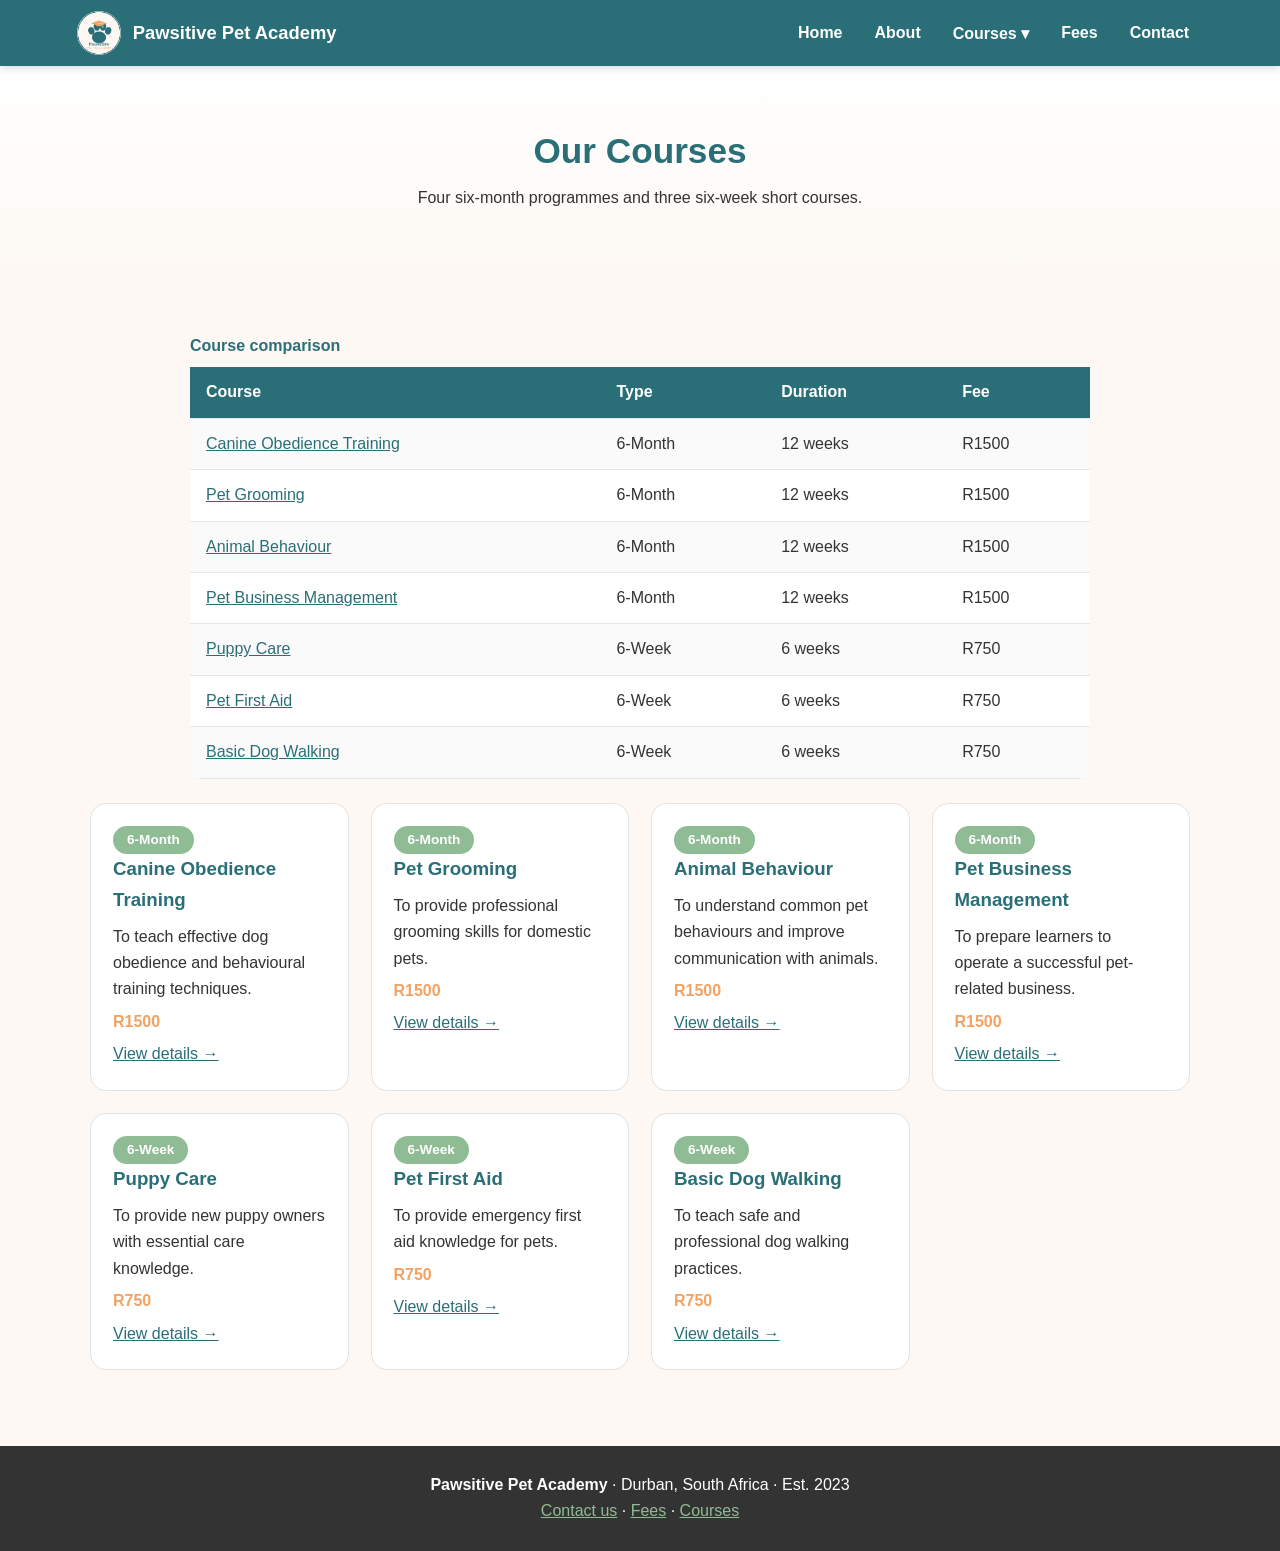
<file: docs/courses.html>
<!DOCTYPE html>
<html lang="en"><head><meta charset="UTF-8"><meta name="viewport" content="width=device-width, initial-scale=1.0">
<meta name="description" content="Pawsitive Pet Academy - practical pet care education and training in Durban.">
<title>Courses | Pawsitive Pet Academy</title><link rel="icon" href="assets/favicon.png"><link rel="stylesheet" href="style.css"></head>
<body><header><div class="bar"><a class="brand" href="index.html"><img src="assets/logo.png" alt="Pawsitive Pet Academy logo"><span>Pawsitive Pet Academy</span></a>
<button id="burger" aria-label="Toggle menu" aria-expanded="false">&#9776;</button>
<nav id="mainNav" aria-label="Main"><ul><li><a href="index.html">Home</a></li><li><a href="about.html">About</a></li><li class="dropdown"><button class="drop-toggle" aria-haspopup="true" aria-expanded="false">Courses &#9662;</button><ul class="dropdown-menu"><li><a href="courses.html"><strong>All courses overview</strong></a></li><li><span class="label">Six-month programmes</span></li><li><a href="course-canine-obedience.html">Canine Obedience Training</a></li><li><a href="course-pet-grooming.html">Pet Grooming</a></li><li><a href="course-animal-behaviour.html">Animal Behaviour</a></li><li><a href="course-pet-business-management.html">Pet Business Management</a></li><li><span class="label">Six-week short courses</span></li><li><a href="course-puppy-care.html">Puppy Care</a></li><li><a href="course-pet-first-aid.html">Pet First Aid</a></li><li><a href="course-basic-dog-walking.html">Basic Dog Walking</a></li></ul></li><li><a href="fees.html">Fees</a></li><li><a href="contact.html">Contact</a></li></ul></nav></div></header><main><div class="hero"><h1>Our Courses</h1><p>Four six-month programmes and three six-week short courses.</p></div>
<section><div class="table-wrap"><table><caption>Course comparison</caption><tr><th>Course</th><th>Type</th><th>Duration</th><th>Fee</th></tr><tr><td><a href="course-canine-obedience.html">Canine Obedience Training</a></td><td>6-Month</td><td>12 weeks</td><td>R1500</td></tr><tr><td><a href="course-pet-grooming.html">Pet Grooming</a></td><td>6-Month</td><td>12 weeks</td><td>R1500</td></tr><tr><td><a href="course-animal-behaviour.html">Animal Behaviour</a></td><td>6-Month</td><td>12 weeks</td><td>R1500</td></tr><tr><td><a href="course-pet-business-management.html">Pet Business Management</a></td><td>6-Month</td><td>12 weeks</td><td>R1500</td></tr><tr><td><a href="course-puppy-care.html">Puppy Care</a></td><td>6-Week</td><td>6 weeks</td><td>R750</td></tr><tr><td><a href="course-pet-first-aid.html">Pet First Aid</a></td><td>6-Week</td><td>6 weeks</td><td>R750</td></tr><tr><td><a href="course-basic-dog-walking.html">Basic Dog Walking</a></td><td>6-Week</td><td>6 weeks</td><td>R750</td></tr></table></div>
<div class="grid"><div class="card"><span class="badge">6-Month</span><h3>Canine Obedience Training</h3><p>To teach effective dog obedience and behavioural training techniques.</p><p class="fee">R1500</p><a href="course-canine-obedience.html">View details &rarr;</a></div><div class="card"><span class="badge">6-Month</span><h3>Pet Grooming</h3><p>To provide professional grooming skills for domestic pets.</p><p class="fee">R1500</p><a href="course-pet-grooming.html">View details &rarr;</a></div><div class="card"><span class="badge">6-Month</span><h3>Animal Behaviour</h3><p>To understand common pet behaviours and improve communication with animals.</p><p class="fee">R1500</p><a href="course-animal-behaviour.html">View details &rarr;</a></div><div class="card"><span class="badge">6-Month</span><h3>Pet Business Management</h3><p>To prepare learners to operate a successful pet-related business.</p><p class="fee">R1500</p><a href="course-pet-business-management.html">View details &rarr;</a></div><div class="card"><span class="badge">6-Week</span><h3>Puppy Care</h3><p>To provide new puppy owners with essential care knowledge.</p><p class="fee">R750</p><a href="course-puppy-care.html">View details &rarr;</a></div><div class="card"><span class="badge">6-Week</span><h3>Pet First Aid</h3><p>To provide emergency first aid knowledge for pets.</p><p class="fee">R750</p><a href="course-pet-first-aid.html">View details &rarr;</a></div><div class="card"><span class="badge">6-Week</span><h3>Basic Dog Walking</h3><p>To teach safe and professional dog walking practices.</p><p class="fee">R750</p><a href="course-basic-dog-walking.html">View details &rarr;</a></div></div></section></main><footer><p><strong>Pawsitive Pet Academy</strong> &middot; Durban, South Africa &middot; Est. 2023</p>
<p><a href="contact.html">Contact us</a> &middot; <a href="fees.html">Fees</a> &middot; <a href="courses.html">Courses</a></p></footer><div id="toast" role="status" aria-live="polite"></div><script src="script.js"></script></body></html>
</file>
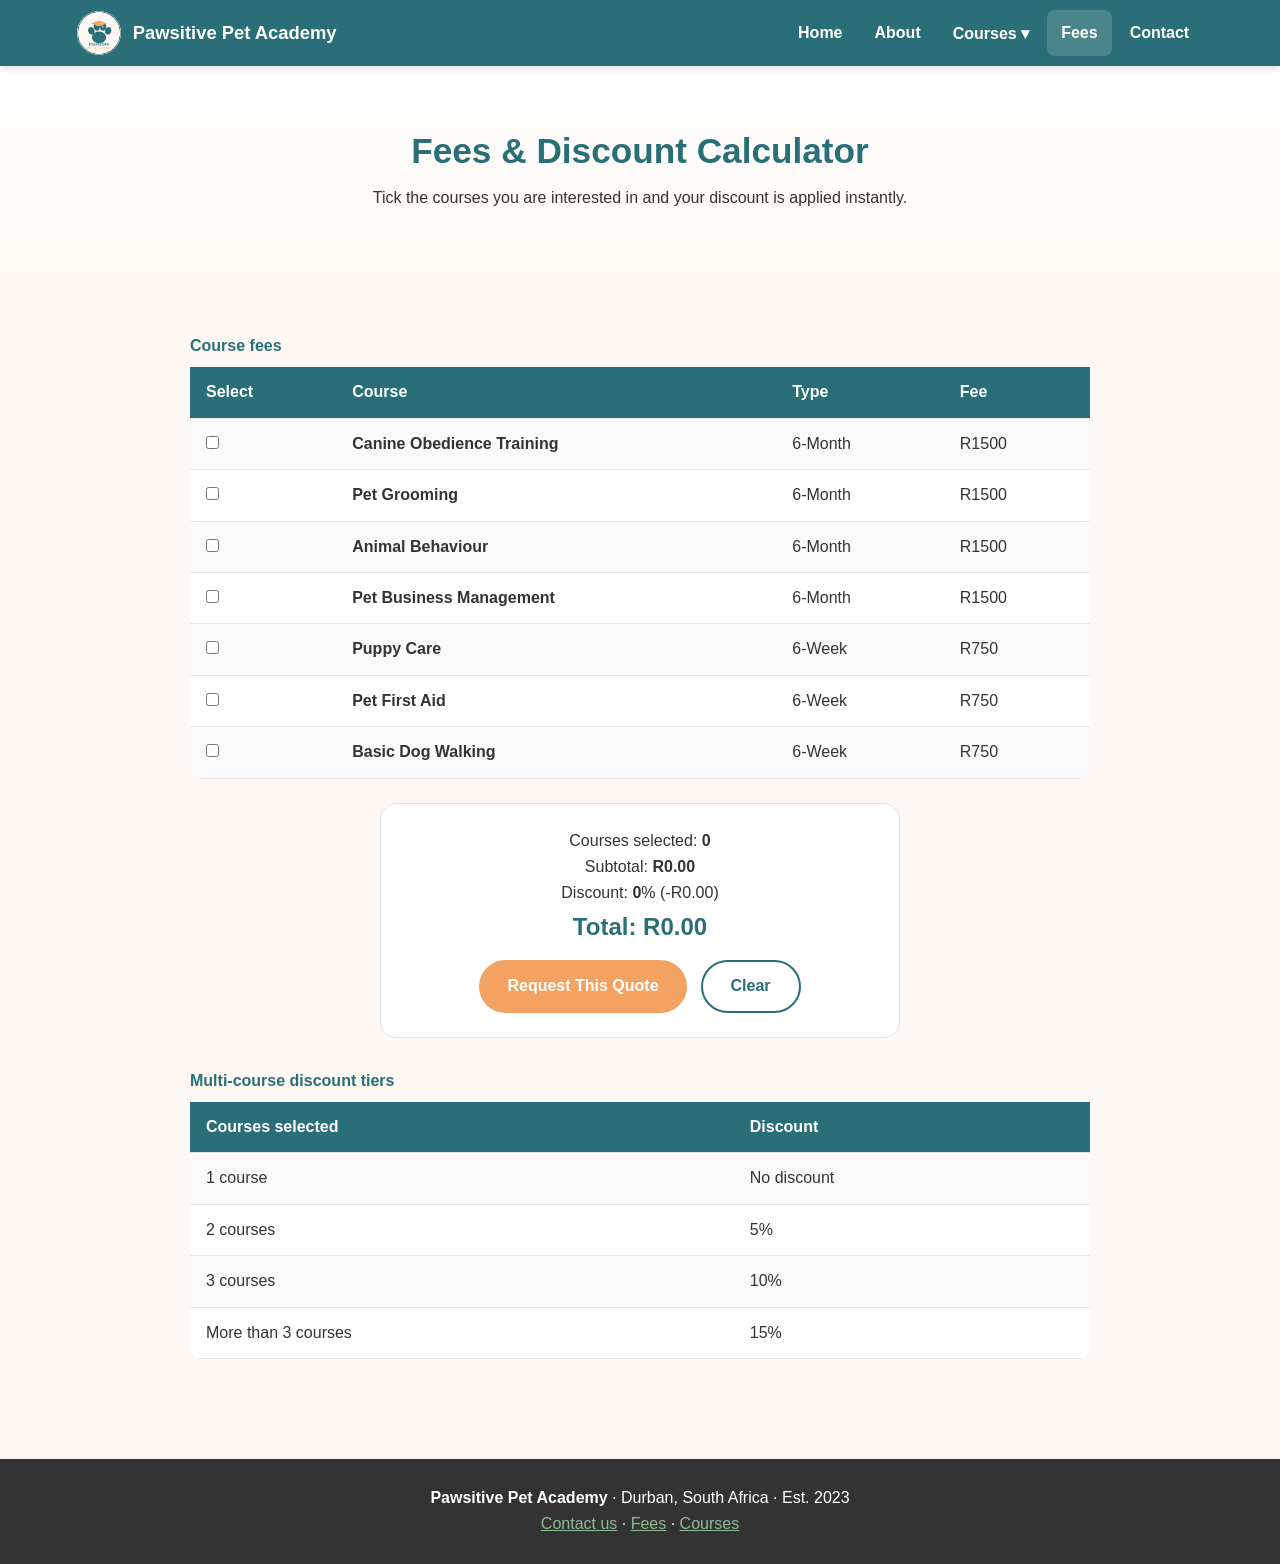
<file: docs/fees.html>
<!DOCTYPE html>
<html lang="en"><head><meta charset="UTF-8"><meta name="viewport" content="width=device-width, initial-scale=1.0">
<meta name="description" content="Pawsitive Pet Academy - practical pet care education and training in Durban.">
<title>Fees & Discount Calculator | Pawsitive Pet Academy</title><link rel="icon" href="assets/favicon.png"><link rel="stylesheet" href="style.css"></head>
<body><header><div class="bar"><a class="brand" href="index.html"><img src="assets/logo.png" alt="Pawsitive Pet Academy logo"><span>Pawsitive Pet Academy</span></a>
<button id="burger" aria-label="Toggle menu" aria-expanded="false">&#9776;</button>
<nav id="mainNav" aria-label="Main"><ul><li><a href="index.html">Home</a></li><li><a href="about.html">About</a></li><li class="dropdown"><button class="drop-toggle" aria-haspopup="true" aria-expanded="false">Courses &#9662;</button><ul class="dropdown-menu"><li><a href="courses.html"><strong>All courses overview</strong></a></li><li><span class="label">Six-month programmes</span></li><li><a href="course-canine-obedience.html">Canine Obedience Training</a></li><li><a href="course-pet-grooming.html">Pet Grooming</a></li><li><a href="course-animal-behaviour.html">Animal Behaviour</a></li><li><a href="course-pet-business-management.html">Pet Business Management</a></li><li><span class="label">Six-week short courses</span></li><li><a href="course-puppy-care.html">Puppy Care</a></li><li><a href="course-pet-first-aid.html">Pet First Aid</a></li><li><a href="course-basic-dog-walking.html">Basic Dog Walking</a></li></ul></li><li><a href="fees.html" class=active aria-current=page>Fees</a></li><li><a href="contact.html">Contact</a></li></ul></nav></div></header><main><div class="hero"><h1>Fees &amp; Discount Calculator</h1><p>Tick the courses you are interested in and your discount is applied instantly.</p></div>
<section><div class="table-wrap"><table><caption>Course fees</caption><tr><th>Select</th><th>Course</th><th>Type</th><th>Fee</th></tr><tr><td><input type="checkbox" class="course-check" id="c0" data-fee="1500" value="Canine Obedience Training" aria-label="Select Canine Obedience Training"></td><td><label for="c0" style="display:inline;margin:0;color:inherit;font-weight:600">Canine Obedience Training</label></td><td>6-Month</td><td>R1500</td></tr><tr><td><input type="checkbox" class="course-check" id="c1" data-fee="1500" value="Pet Grooming" aria-label="Select Pet Grooming"></td><td><label for="c1" style="display:inline;margin:0;color:inherit;font-weight:600">Pet Grooming</label></td><td>6-Month</td><td>R1500</td></tr><tr><td><input type="checkbox" class="course-check" id="c2" data-fee="1500" value="Animal Behaviour" aria-label="Select Animal Behaviour"></td><td><label for="c2" style="display:inline;margin:0;color:inherit;font-weight:600">Animal Behaviour</label></td><td>6-Month</td><td>R1500</td></tr><tr><td><input type="checkbox" class="course-check" id="c3" data-fee="1500" value="Pet Business Management" aria-label="Select Pet Business Management"></td><td><label for="c3" style="display:inline;margin:0;color:inherit;font-weight:600">Pet Business Management</label></td><td>6-Month</td><td>R1500</td></tr><tr><td><input type="checkbox" class="course-check" id="c4" data-fee="750" value="Puppy Care" aria-label="Select Puppy Care"></td><td><label for="c4" style="display:inline;margin:0;color:inherit;font-weight:600">Puppy Care</label></td><td>6-Week</td><td>R750</td></tr><tr><td><input type="checkbox" class="course-check" id="c5" data-fee="750" value="Pet First Aid" aria-label="Select Pet First Aid"></td><td><label for="c5" style="display:inline;margin:0;color:inherit;font-weight:600">Pet First Aid</label></td><td>6-Week</td><td>R750</td></tr><tr><td><input type="checkbox" class="course-check" id="c6" data-fee="750" value="Basic Dog Walking" aria-label="Select Basic Dog Walking"></td><td><label for="c6" style="display:inline;margin:0;color:inherit;font-weight:600">Basic Dog Walking</label></td><td>6-Week</td><td>R750</td></tr></table></div>
<div class="discount-box"><p>Courses selected: <strong id="count">0</strong></p><p>Subtotal: <strong id="subtotal">R0.00</strong></p><p>Discount: <strong id="discountPct">0</strong>% (<span id="discountAmt">-R0.00</span>)</p>
<p class="total">Total: <span id="total">R0.00</span></p><div class="cta-row" style="margin-top:14px"><a class="btn" href="contact.html">Request This Quote</a><button class="btn outline" id="clearQuote" type="button">Clear</button></div></div>
<div style="margin-top:30px"><div class="table-wrap"><table><caption>Multi-course discount tiers</caption><tr><th>Courses selected</th><th>Discount</th></tr><tr><td>1 course</td><td>No discount</td></tr><tr><td>2 courses</td><td>5%</td></tr><tr><td>3 courses</td><td>10%</td></tr><tr><td>More than 3 courses</td><td>15%</td></tr></table></div></div></section></main><footer><p><strong>Pawsitive Pet Academy</strong> &middot; Durban, South Africa &middot; Est. 2023</p>
<p><a href="contact.html">Contact us</a> &middot; <a href="fees.html">Fees</a> &middot; <a href="courses.html">Courses</a></p></footer><div id="toast" role="status" aria-live="polite"></div><script src="script.js"></script></body></html>
</file>
<file: docs/style.css>
:root{--teal:#2A6F77;--teal-dark:#1f565d;--coral:#F4A261;--sage:#8FBC94;--cream:#FDF8F3;--charcoal:#333;--error:#C0392B;--ok:#2E7D32}
*{box-sizing:border-box;margin:0;padding:0}
html{scroll-behavior:smooth}
body{font-family:'Nunito','Poppins',Arial,sans-serif;background:var(--cream);color:var(--charcoal);line-height:1.65}
a{color:var(--teal)}
header{background:var(--teal);color:#fff;position:sticky;top:0;z-index:100;box-shadow:0 2px 8px rgba(0,0,0,.15)}
.bar{display:flex;align-items:center;justify-content:space-between;padding:10px 6%;flex-wrap:wrap;gap:8px}
.brand{display:flex;align-items:center;gap:12px;color:#fff;text-decoration:none;font-weight:800;font-size:1.15rem}
.brand img{width:44px;height:44px;border-radius:50%;background:var(--cream)}
nav ul{list-style:none;display:flex;gap:4px;align-items:center}
nav a,.drop-toggle{color:#fff;text-decoration:none;font-weight:600;padding:10px 14px;border-radius:8px;background:none;border:none;font-family:inherit;font-size:1rem;cursor:pointer;display:block}
nav a:hover,.drop-toggle:hover,nav a.active{background:rgba(255,255,255,.15)}
.dropdown{position:relative}
.dropdown-menu{display:none;position:absolute;top:100%;left:0;min-width:270px;background:#fff;border-radius:12px;box-shadow:0 10px 28px rgba(0,0,0,.2);padding:8px;z-index:200;list-style:none}
.dropdown:hover .dropdown-menu,.dropdown:focus-within .dropdown-menu,.dropdown.open .dropdown-menu{display:block}
.dropdown-menu a{color:var(--charcoal);padding:9px 12px;font-weight:600}
.dropdown-menu a:hover{background:var(--cream);color:var(--teal)}
.dropdown-menu .label{font-size:.72rem;text-transform:uppercase;letter-spacing:.06em;color:#888;padding:8px 12px 2px;display:block}
#burger{display:none;background:none;border:2px solid #fff;color:#fff;border-radius:8px;padding:6px 12px;font-size:1.2rem;cursor:pointer}
.hero{text-align:center;padding:64px 6% 52px;background:linear-gradient(180deg,#fff,var(--cream))}
.hero img.big{width:150px;margin-bottom:18px}
.hero h1{color:var(--teal);font-size:2.2rem;margin-bottom:12px;line-height:1.2}
.hero p{max-width:660px;margin:0 auto 24px}
.badge{display:inline-block;background:var(--sage);color:#fff;border-radius:20px;padding:3px 14px;font-weight:700;font-size:.85rem}
.btn{display:inline-block;background:var(--coral);color:#fff;padding:13px 28px;border-radius:30px;text-decoration:none;font-weight:700;border:none;cursor:pointer;font-size:1rem;font-family:inherit}
.btn:hover{opacity:.9}.btn.secondary{background:var(--teal)}.btn.outline{background:transparent;border:2px solid var(--teal);color:var(--teal)}
.cta-row{display:flex;gap:14px;justify-content:center;flex-wrap:wrap}
section{padding:46px 6%}
section h2{color:var(--teal);font-size:1.7rem;margin-bottom:18px;text-align:center}
.grid{display:grid;grid-template-columns:repeat(auto-fit,minmax(250px,1fr));gap:22px;max-width:1100px;margin:0 auto}
.card{background:#fff;border:1px solid #e3e3e3;border-radius:16px;padding:22px}
.card h3{color:var(--teal);margin-bottom:8px}.card .fee{color:var(--coral);font-weight:800;margin:6px 0}
.table-wrap{overflow-x:auto;max-width:900px;margin:0 auto 24px}
table{width:100%;border-collapse:collapse;background:#fff;border-radius:12px;overflow:hidden}
caption{caption-side:top;text-align:left;font-weight:700;color:var(--teal);padding:0 0 8px}
th,td{padding:12px 16px;border-bottom:1px solid #e6e6e6;text-align:left}
th{background:var(--teal);color:#fff}tr:nth-child(even) td{background:#fafafa}
.content-list{margin-left:22px}.content-list li{margin-bottom:4px}
form{max-width:600px;margin:0 auto;background:#fff;padding:28px;border-radius:16px;border:1px solid #e3e3e3}
label{display:block;font-weight:700;margin-top:14px;color:var(--teal)}
input[type=text],input[type=email],input[type=tel],textarea{width:100%;padding:11px;margin-top:6px;border:2px solid #ddd;border-radius:8px;font-family:inherit;font-size:1rem}
input:focus,textarea:focus{outline:none;border-color:var(--teal)}
.field-error{color:var(--error);font-size:.88rem;margin-top:4px;min-height:1.1em}
.invalid{border-color:var(--error)!important}
.alert{border-radius:10px;padding:12px 16px;margin-bottom:14px;display:none}
.alert.error{display:block;background:#fdecea;color:var(--error);border:1px solid var(--error)}
.alert.success{display:block;background:#e8f5e9;color:var(--ok);border:1px solid var(--ok)}
.summary-box{background:var(--cream);border:1px dashed var(--teal);border-radius:10px;padding:12px 16px;margin-top:14px}
form .btn{margin-top:20px;width:100%}
.discount-box{max-width:520px;margin:20px auto 0;background:#fff;border:1px solid #e3e3e3;border-radius:16px;padding:24px;text-align:center}
.discount-box .total{color:var(--teal);font-size:1.5rem;font-weight:800}
#toast{position:fixed;bottom:24px;left:50%;transform:translateX(-50%);background:var(--charcoal);color:#fff;padding:12px 22px;border-radius:30px;opacity:0;pointer-events:none;transition:opacity .3s;z-index:999}
#toast.show{opacity:1}
footer{background:var(--charcoal);color:#fff;text-align:center;padding:26px 6%;margin-top:30px}
footer a{color:var(--sage)}
@media(max-width:780px){
 #burger{display:block}
 nav{width:100%;display:none}nav.open{display:block}
 nav ul{flex-direction:column;align-items:stretch}
 .dropdown-menu{position:static;box-shadow:none;background:rgba(255,255,255,.95)}
 .dropdown:hover .dropdown-menu{display:none}.dropdown.open .dropdown-menu{display:block}
 .hero h1{font-size:1.7rem}
}
</file>
